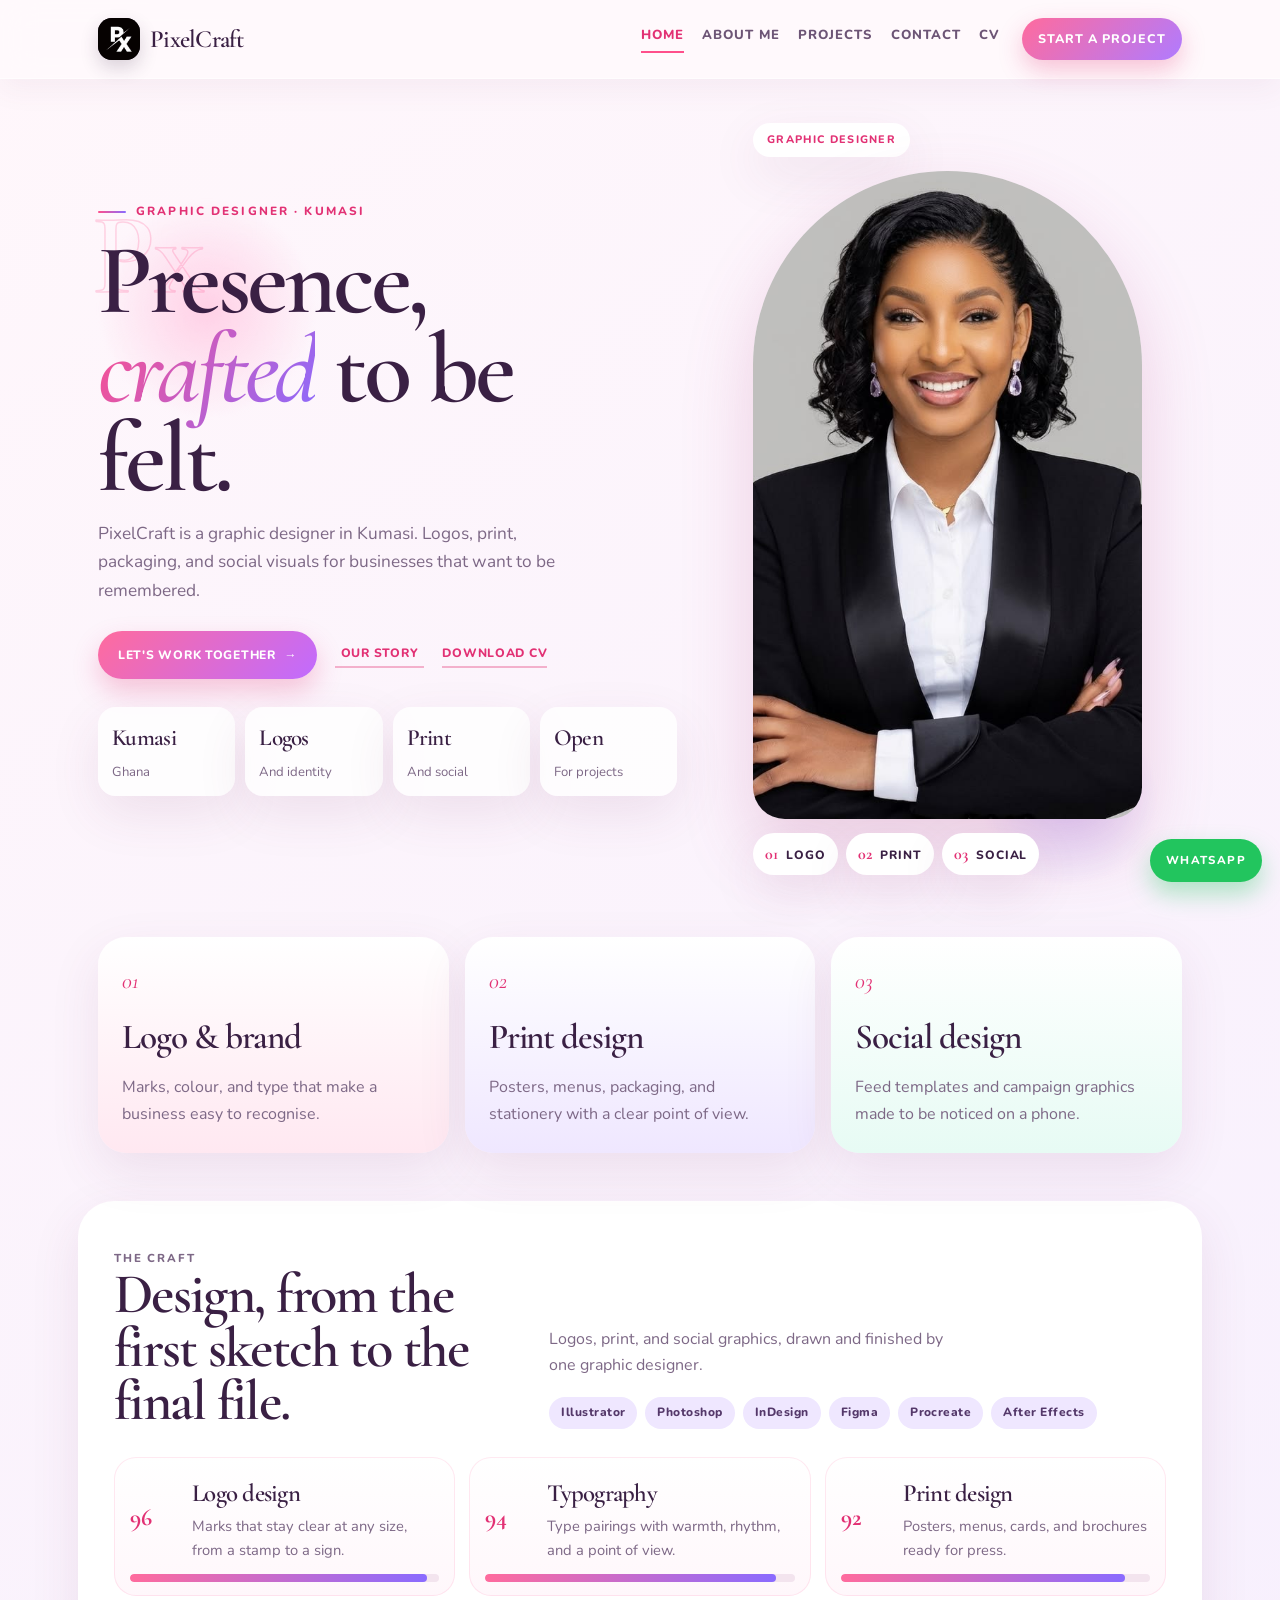
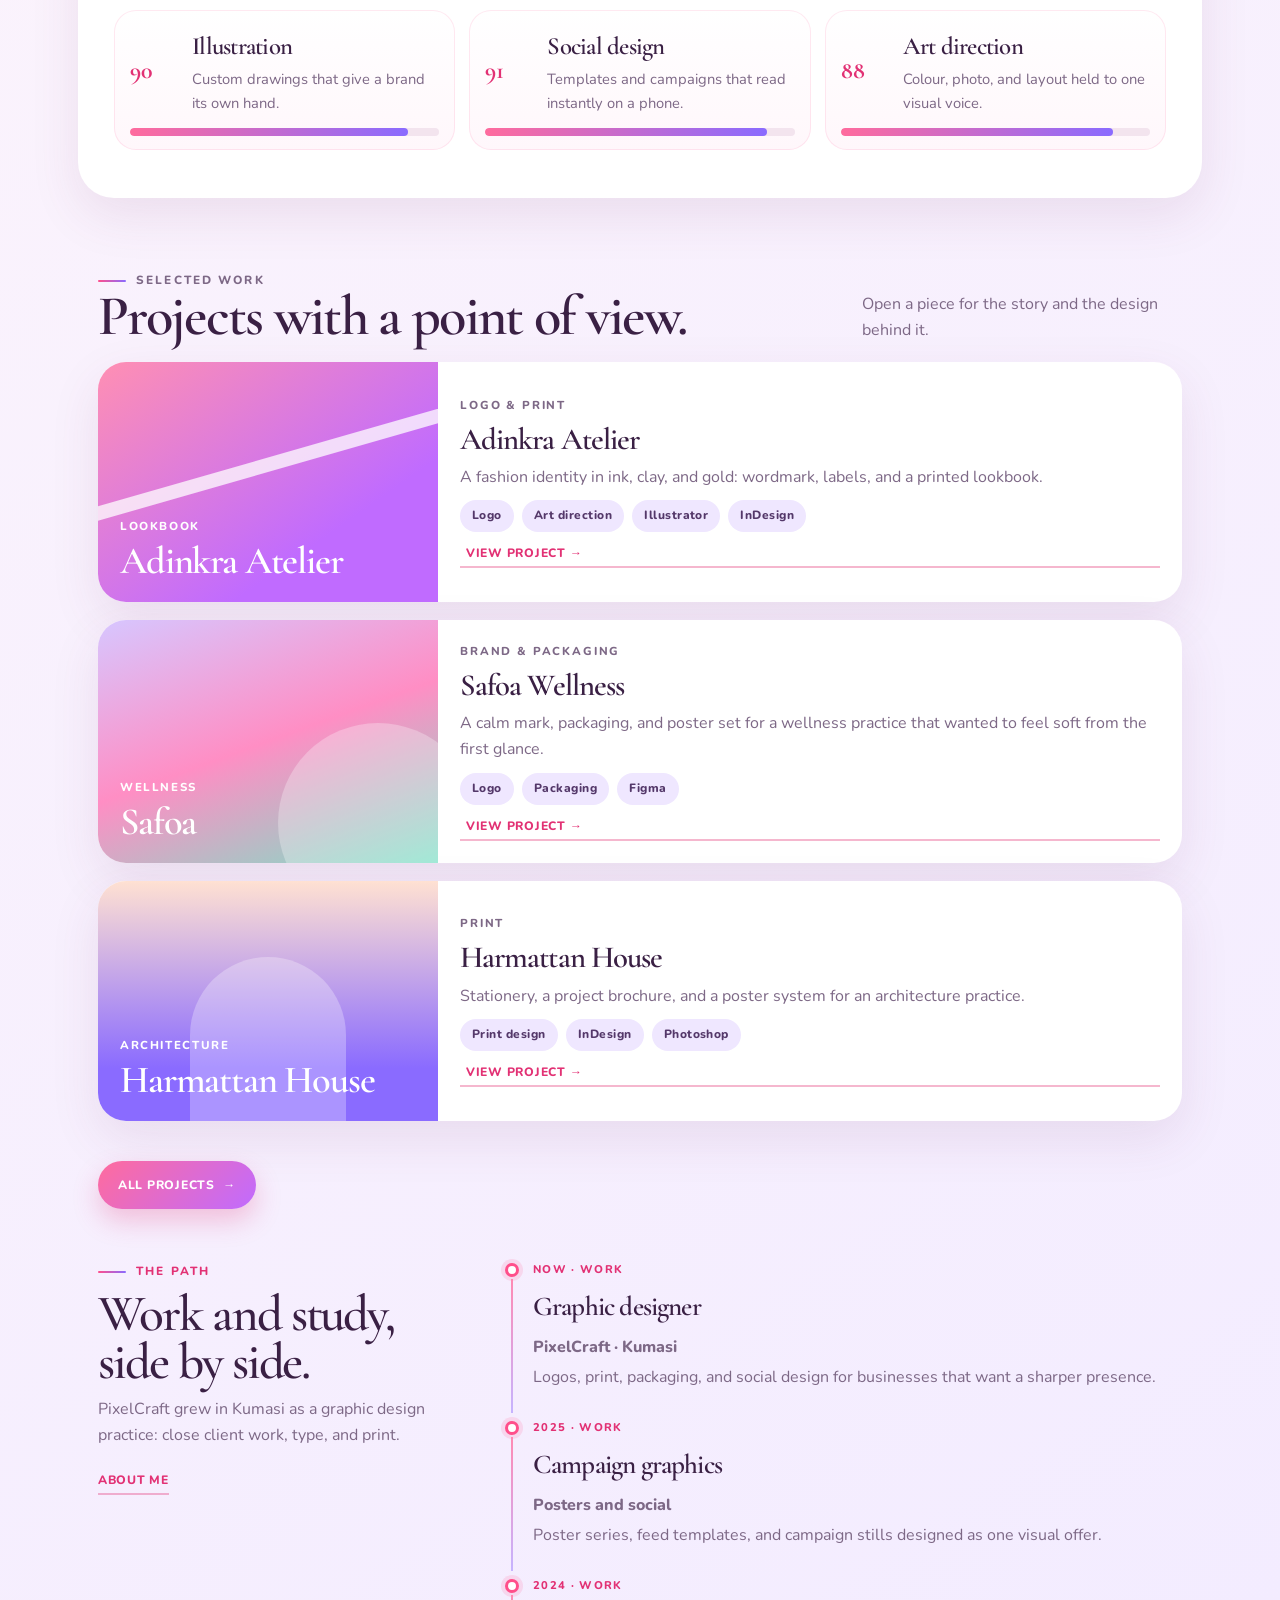
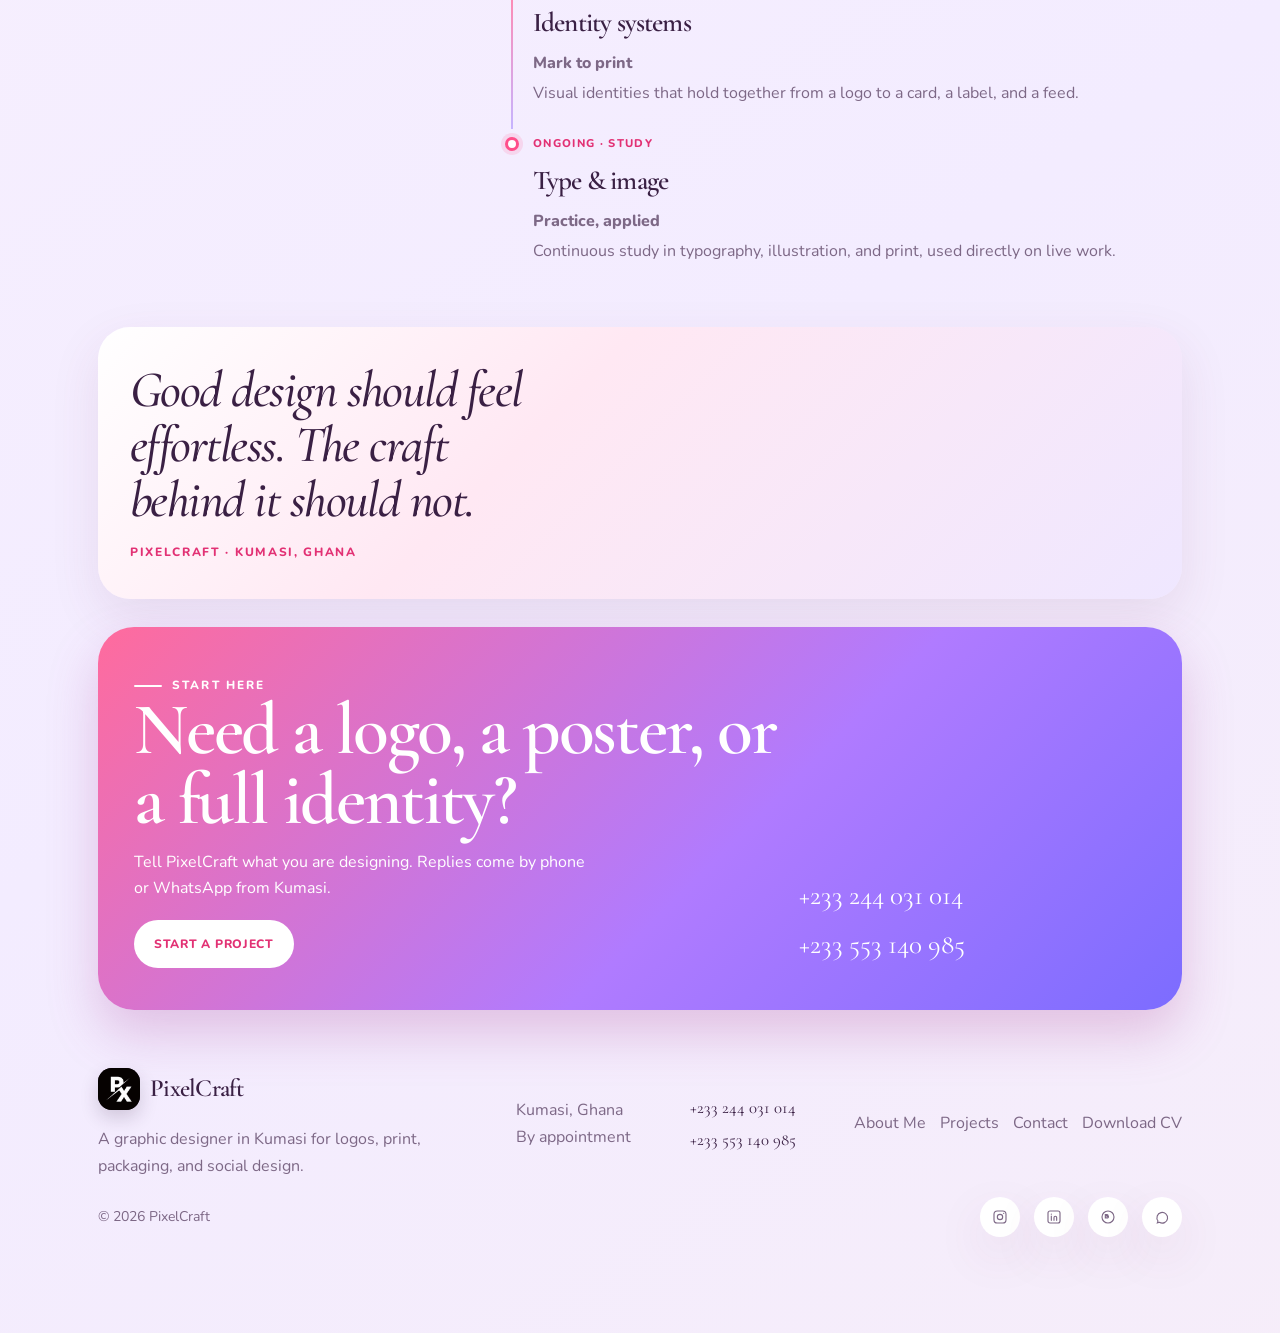
<file: index.html>
<!DOCTYPE html>
<html lang="en">
<head>
  <meta charset="UTF-8">
  <meta name="viewport" content="width=device-width, initial-scale=1.0">
  <title>PixelCraft — Graphic Designer in Kumasi</title>
  <meta name="description" content="PixelCraft is a graphic designer in Kumasi, Ghana. Logos, print, packaging, and social design for businesses that want to be remembered.">
  <meta name="theme-color" content="#fff4f8">
  <link rel="icon" href="assets/logo.jpg">
  <link rel="preconnect" href="https://fonts.googleapis.com">
  <link rel="preconnect" href="https://fonts.gstatic.com" crossorigin>
  <link href="https://fonts.googleapis.com/css2?family=Cormorant+Garamond:ital,wght@0,500;0,600;0,700;1,500;1,600&family=Nunito:wght@400;600;700;800&display=swap" rel="stylesheet">
  <link rel="stylesheet" href="css/styles.css?v=6">
  <script>document.documentElement.classList.add("js");</script>
</head>
<body>
  <a class="skip" href="#main">Skip to content</a>
  <div class="nav-wrap" id="navWrap">
    <header class="nav">
      <a class="brand" href="index.html"><span class="brand-mark"><img src="assets/logo.jpg" alt=""></span><span class="brand-name">PixelCraft</span></a>
      <button class="nav-toggle" type="button" aria-expanded="false" aria-controls="nav-menu" aria-label="Open menu"><span></span><span></span></button>
      <div class="nav-panel" id="nav-menu">
        <nav class="nav-menu" aria-label="Primary">
          <a class="is-active" href="index.html" aria-current="page">Home</a>
          <a href="about.html">About Me</a>
          <a href="projects.html">Projects</a>
          <a href="contact.html">Contact</a>
          <a href="cv.html">CV</a>
        </nav>
        <a class="nav-cta" href="contact.html">Start a project</a>
      </div>
    </header>
  </div>

  <main id="main">
    <section class="stage">
      <div class="stage-copy">
        <span class="ghost" aria-hidden="true">Px</span>
        <p class="eyebrow"><i></i> Graphic designer · Kumasi</p>
        <h1>Presence, <em>crafted</em> to be felt.</h1>
        <p class="dek">PixelCraft is a graphic designer in Kumasi. Logos, print, packaging, and social visuals for businesses that want to be remembered.</p>
        <div class="stage-actions">
          <a class="link-arrow" href="contact.html">Let's work together <span aria-hidden="true">→</span></a>
          <button class="text-link" type="button" data-open-story>Our story</button>
          <a class="text-link" href="cv.html">Download CV</a>
        </div>
        <ul class="facts">
          <li><b>Kumasi</b><span>Ghana</span></li>
          <li><b>Logos</b><span>And identity</span></li>
          <li><b>Print</b><span>And social</span></li>
          <li><b>Open</b><span>For projects</span></li>
        </ul>
      </div>
      <figure class="stage-photo">
        <img src="assets/portrait.jpg" alt="PixelCraft, graphic designer in Kumasi, smiling with arms crossed in a black blazer">
        <figcaption>Graphic designer</figcaption>
        <div class="photo-index">
          <a href="contact.html?service=Logo%20and%20brand"><span>01</span> Logo</a>
          <a href="contact.html?service=Print%20design"><span>02</span> Print</a>
          <a href="contact.html?service=Social%20media"><span>03</span> Social</a>
        </div>
      </figure>
    </section>

    <section class="band" id="practice">
      <a href="contact.html?service=Logo%20and%20brand">
        <em>01</em>
        <h3>Logo &amp; brand</h3>
        <p>Marks, colour, and type that make a business easy to recognise.</p>
      </a>
      <a href="contact.html?service=Print%20design">
        <em>02</em>
        <h3>Print design</h3>
        <p>Posters, menus, packaging, and stationery with a clear point of view.</p>
      </a>
      <a href="contact.html?service=Social%20media">
        <em>03</em>
        <h3>Social design</h3>
        <p>Feed templates and campaign graphics made to be noticed on a phone.</p>
      </a>
    </section>

    <section class="paper section" id="skills">
      <div class="section-head reveal">
        <div>
          <p class="kicker">The craft</p>
          <h2>Design, from the first sketch to the final file.</h2>
        </div>
        <div>
          <p>Logos, print, and social graphics, drawn and finished by one graphic designer.</p>
          <div class="tools">
            <span>Illustrator</span><span>Photoshop</span><span>InDesign</span><span>Figma</span><span>Procreate</span><span>After Effects</span>
          </div>
        </div>
      </div>
      <div class="skills reveal">
        <article class="skill"><div class="skill-top"><strong>96</strong><div><h3>Logo design</h3><p>Marks that stay clear at any size, from a stamp to a sign.</p></div></div><div class="bar"><i style="--p:96"></i></div></article>
        <article class="skill"><div class="skill-top"><strong>94</strong><div><h3>Typography</h3><p>Type pairings with warmth, rhythm, and a point of view.</p></div></div><div class="bar"><i style="--p:94"></i></div></article>
        <article class="skill"><div class="skill-top"><strong>92</strong><div><h3>Print design</h3><p>Posters, menus, cards, and brochures ready for press.</p></div></div><div class="bar"><i style="--p:92"></i></div></article>
        <article class="skill"><div class="skill-top"><strong>90</strong><div><h3>Illustration</h3><p>Custom drawings that give a brand its own hand.</p></div></div><div class="bar"><i style="--p:90"></i></div></article>
        <article class="skill"><div class="skill-top"><strong>91</strong><div><h3>Social design</h3><p>Templates and campaigns that read instantly on a phone.</p></div></div><div class="bar"><i style="--p:91"></i></div></article>
        <article class="skill"><div class="skill-top"><strong>88</strong><div><h3>Art direction</h3><p>Colour, photo, and layout held to one visual voice.</p></div></div><div class="bar"><i style="--p:88"></i></div></article>
      </div>
    </section>

    <section class="work" id="work">
      <div class="work-head reveal">
        <div>
          <p class="eyebrow"><i></i> Selected work</p>
          <h2>Projects with a point of view.</h2>
        </div>
        <p>Open a piece for the story and the design behind it.</p>
      </div>
      <article class="project-card reveal" data-cat="brand print">
        <div class="cover cover-adinkra" aria-hidden="true"><em>Lookbook</em><strong>Adinkra Atelier</strong><span class="slash"></span></div>
        <div class="project-body">
          <p class="kicker dark-kicker">Logo &amp; print</p>
          <h3>Adinkra Atelier</h3>
          <p>A fashion identity in ink, clay, and gold: wordmark, labels, and a printed lookbook.</p>
          <ul class="tech"><li>Logo</li><li>Art direction</li><li>Illustrator</li><li>InDesign</li></ul>
          <button class="text-btn project-open" type="button">View project →</button>
        </div>
        <div class="project-more"><p>A sharp wordmark, a clay-and-ink palette, garment labels, and a lookbook with generous type. The clothes stay the loudest thing in the frame.</p></div>
      </article>
      <article class="project-card reveal" id="safoa" data-cat="brand print">
        <div class="cover cover-safoa" aria-hidden="true"><em>Wellness</em><strong>Safoa</strong><span class="blob"></span></div>
        <div class="project-body">
          <p class="kicker dark-kicker">Brand &amp; packaging</p>
          <h3>Safoa Wellness</h3>
          <p>A calm mark, packaging, and poster set for a wellness practice that wanted to feel soft from the first glance.</p>
          <ul class="tech"><li>Logo</li><li>Packaging</li><li>Figma</li></ul>
          <button class="text-btn project-open" type="button">View project →</button>
        </div>
        <div class="project-more"><p>Lilac, cream, and warm light move from the mark into labels and posters. The whole set shares one quiet sequence.</p></div>
      </article>
      <article class="project-card reveal" data-cat="print brand">
        <div class="cover cover-house" aria-hidden="true"><em>Architecture</em><strong>Harmattan House</strong><span class="blob"></span></div>
        <div class="project-body">
          <p class="kicker dark-kicker">Print</p>
          <h3>Harmattan House</h3>
          <p>Stationery, a project brochure, and a poster system for an architecture practice.</p>
          <ul class="tech"><li>Print design</li><li>InDesign</li><li>Photoshop</li></ul>
          <button class="text-btn project-open" type="button">View project →</button>
        </div>
        <div class="project-more"><p>Photography leads. A quiet grid, a project brochure, and a simple stationery set give the practice a look as considered as the rooms it designs.</p></div>
      </article>
      <p style="padding: 22px 48px 0"><a class="link-arrow" href="projects.html">All projects <span aria-hidden="true">→</span></a></p>
    </section>

    <section class="path">
      <div class="path-grid">
        <div class="reveal">
          <p class="eyebrow"><i></i> The path</p>
          <h2 style="font-family: var(--serif); font-weight: 540; font-size: clamp(2.6rem, 4vw, 4rem); letter-spacing: -0.04em; line-height: 0.92; margin: 10px 0">Work and study, side by side.</h2>
          <p class="lead">PixelCraft grew in Kumasi as a graphic design practice: close client work, type, and print.</p>
          <p style="margin-top: 18px"><a class="text-link" href="about.html">About me</a></p>
        </div>
        <ol class="timeline reveal">
          <li><span class="when">Now · Work</span><h3>Graphic designer</h3><p class="where">PixelCraft · Kumasi</p><p>Logos, print, packaging, and social design for businesses that want a sharper presence.</p></li>
          <li><span class="when">2025 · Work</span><h3>Campaign graphics</h3><p class="where">Posters and social</p><p>Poster series, feed templates, and campaign stills designed as one visual offer.</p></li>
          <li><span class="when">2024 · Work</span><h3>Identity systems</h3><p class="where">Mark to print</p><p>Visual identities that hold together from a logo to a card, a label, and a feed.</p></li>
          <li class="edu"><span class="when">Ongoing · Study</span><h3>Type &amp; image</h3><p class="where">Practice, applied</p><p>Continuous study in typography, illustration, and print, used directly on live work.</p></li>
        </ol>
      </div>
    </section>

    <figure class="quote reveal">
      <blockquote>Good design should feel effortless. The craft behind it should not.</blockquote>
      <figcaption>PixelCraft · Kumasi, Ghana</figcaption>
    </figure>

    <section class="closing reveal">
      <div>
        <p class="eyebrow"><i></i> Start here</p>
        <h2>Need a logo, a poster, or a full identity?</h2>
        <p class="lead" style="margin: 14px 0 18px">Tell PixelCraft what you are designing. Replies come by phone or WhatsApp from Kumasi.</p>
        <a class="link-arrow" href="contact.html">Start a project</a>
      </div>
      <div class="phones">
        <a href="tel:+233244031014">+233 244 031 014</a>
        <a href="tel:+233553140985">+233 553 140 985</a>
      </div>
    </section>
  </main>

  <footer class="site-footer">
    <div class="foot-row">
      <div>
        <a class="brand" href="index.html"><span class="brand-mark"><img src="assets/logo.jpg" alt=""></span><span class="brand-name">PixelCraft</span></a>
        <p class="foot-brand">A graphic designer in Kumasi for logos, print, packaging, and social design.</p>
      </div>
      <div>
        <p>Kumasi, Ghana<br>By appointment</p>
      </div>
      <div class="phones" style="font-size: 1.05rem">
        <a href="tel:+233244031014">+233 244 031 014</a>
        <a href="tel:+233553140985">+233 553 140 985</a>
      </div>
      <div class="foot-links">
        <a href="about.html">About Me</a>
        <a href="projects.html">Projects</a>
        <a href="contact.html">Contact</a>
        <a href="cv.html">Download CV</a>
      </div>
    </div>
    <div class="foot-base">
      <span>© 2026 PixelCraft</span>
      <div class="socials">
        <a href="https://instagram.com/" aria-label="Instagram" target="_blank" rel="noopener"><svg viewBox="0 0 24 24" fill="none" stroke="currentColor" stroke-width="1.7"><rect x="3" y="3" width="18" height="18" rx="5"/><circle cx="12" cy="12" r="4"/><circle cx="17.5" cy="6.5" r="1" fill="currentColor" stroke="none"/></svg></a>
        <a href="https://www.linkedin.com/" aria-label="LinkedIn" target="_blank" rel="noopener"><svg viewBox="0 0 24 24" fill="none" stroke="currentColor" stroke-width="1.7"><rect x="3" y="3" width="18" height="18" rx="3"/><path d="M8 10.5V17M8 7.5v.2M12 17v-4.2a2 2 0 0 1 4 0V17M12 12.8V17" stroke-linecap="round"/></svg></a>
        <a href="https://www.behance.net/" aria-label="Behance" target="_blank" rel="noopener"><svg viewBox="0 0 24 24" fill="none" stroke="currentColor" stroke-width="1.7"><circle cx="12" cy="12" r="9"/><path d="M8 10h3a1.7 1.7 0 1 1 0 3.4H8V8.2h2.6a1.5 1.5 0 1 1 0 3" stroke-linecap="round"/></svg></a>
        <a href="https://wa.me/233244031014" aria-label="WhatsApp" target="_blank" rel="noopener"><svg viewBox="0 0 24 24" fill="none" stroke="currentColor" stroke-width="1.7"><path d="M6 18l-1 3 3.2-1A8 8 0 1 0 6 18z"/></svg></a>
      </div>
    </div>
  </footer>
  <a class="wa-float" href="https://wa.me/233244031014" target="_blank" rel="noopener">WhatsApp</a>

  <div class="modal" id="storyModal" hidden>
    <div class="modal-backdrop" data-close></div>
    <div class="modal-card" role="dialog" aria-modal="true" aria-labelledby="storyTitle">
      <button class="modal-x" type="button" data-close aria-label="Close">×</button>
      <div class="story-grid">
        <img src="assets/portrait.jpg" alt="PixelCraft, graphic designer">
        <div class="story-copy">
          <p class="eyebrow"><i></i> Our story</p>
          <h3 id="storyTitle">Made in Kumasi, drawn to be remembered.</h3>
          <p>PixelCraft is a graphic designer. The work covers logos, print, packaging, and social graphics, from the first sketch to the final file.</p>
          <p>Reach PixelCraft on +233 244 031 014 or +233 553 140 985. Visits are by appointment.</p>
          <a class="btn" href="about.html">Read the full story</a>
        </div>
      </div>
    </div>
  </div>
  <div class="modal" id="projectModal" hidden>
    <div class="modal-backdrop" data-close></div>
    <div class="modal-card" role="dialog" aria-modal="true" aria-labelledby="projectModalTitle">
      <button class="modal-x" type="button" data-close aria-label="Close">×</button>
      <div id="projectModalBody"></div>
    </div>
  </div>
  <script src="js/main.js"></script>
</body>
</html>
</file>
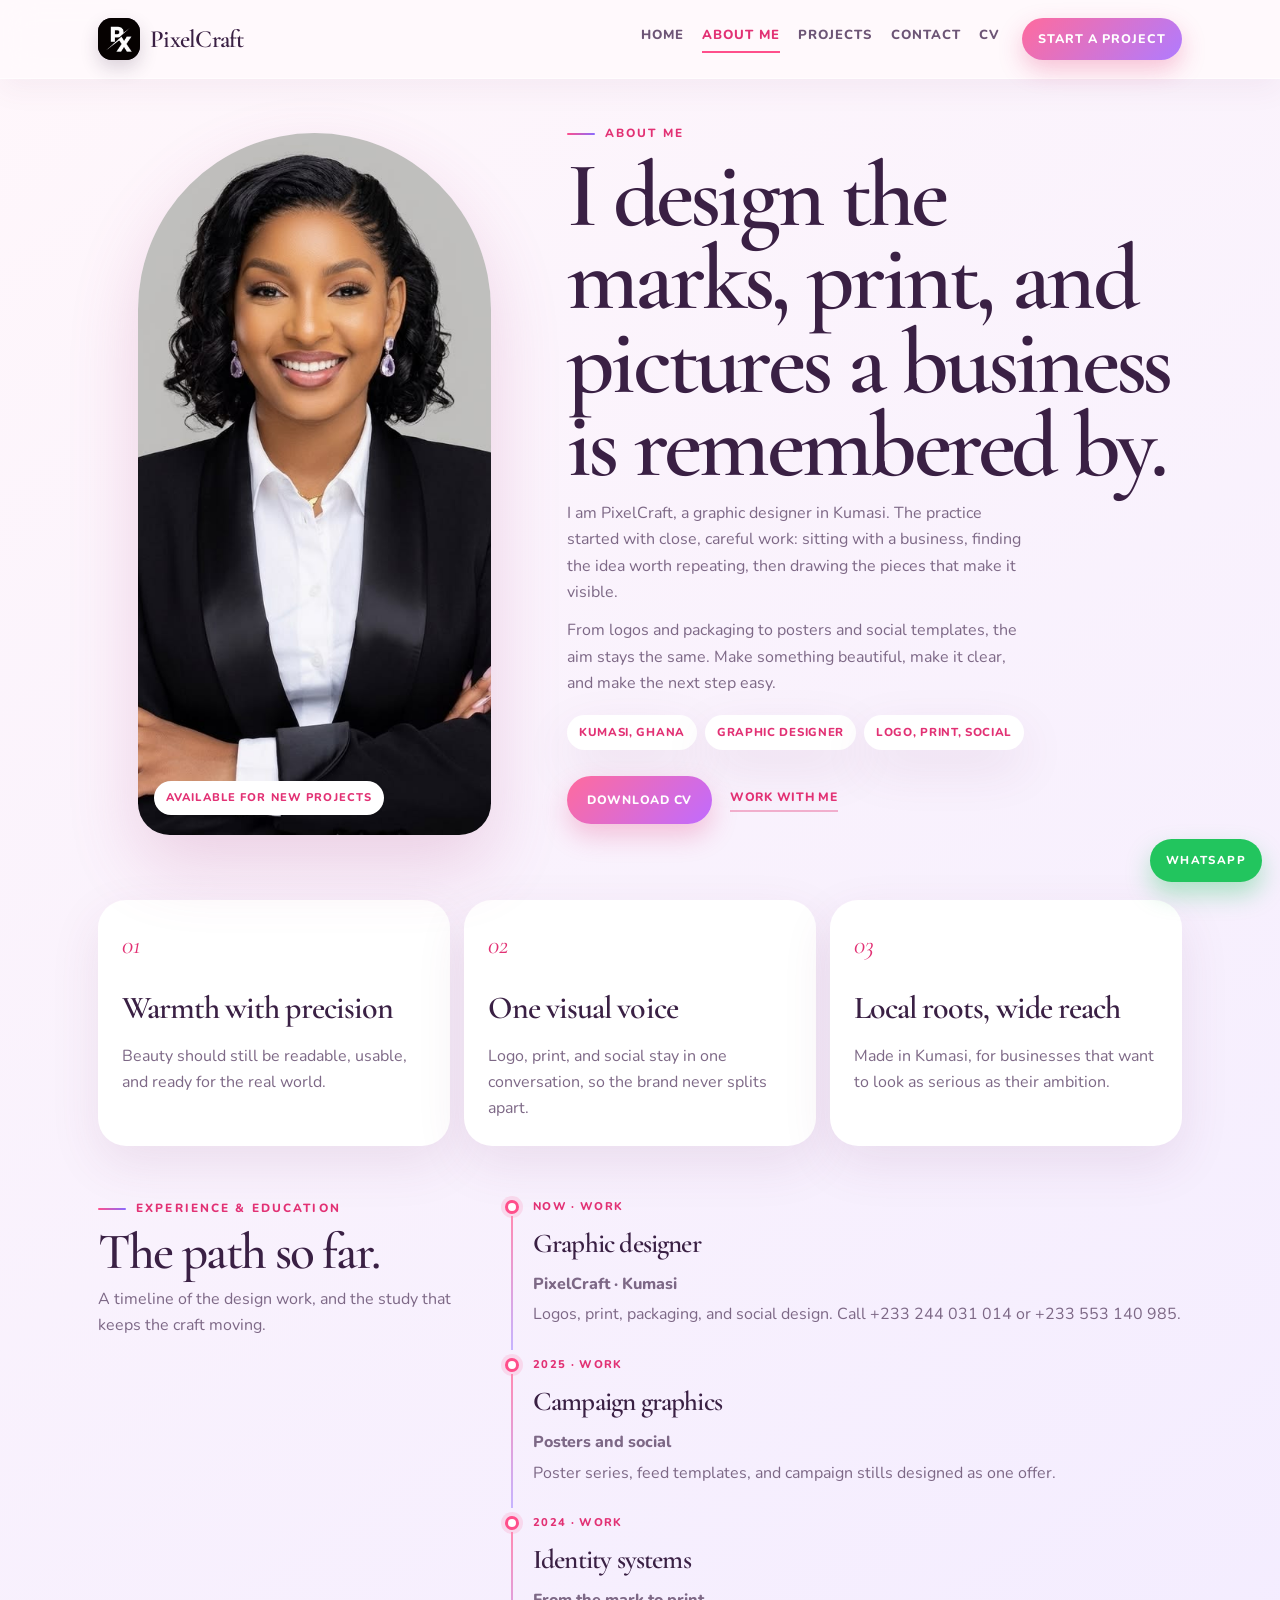
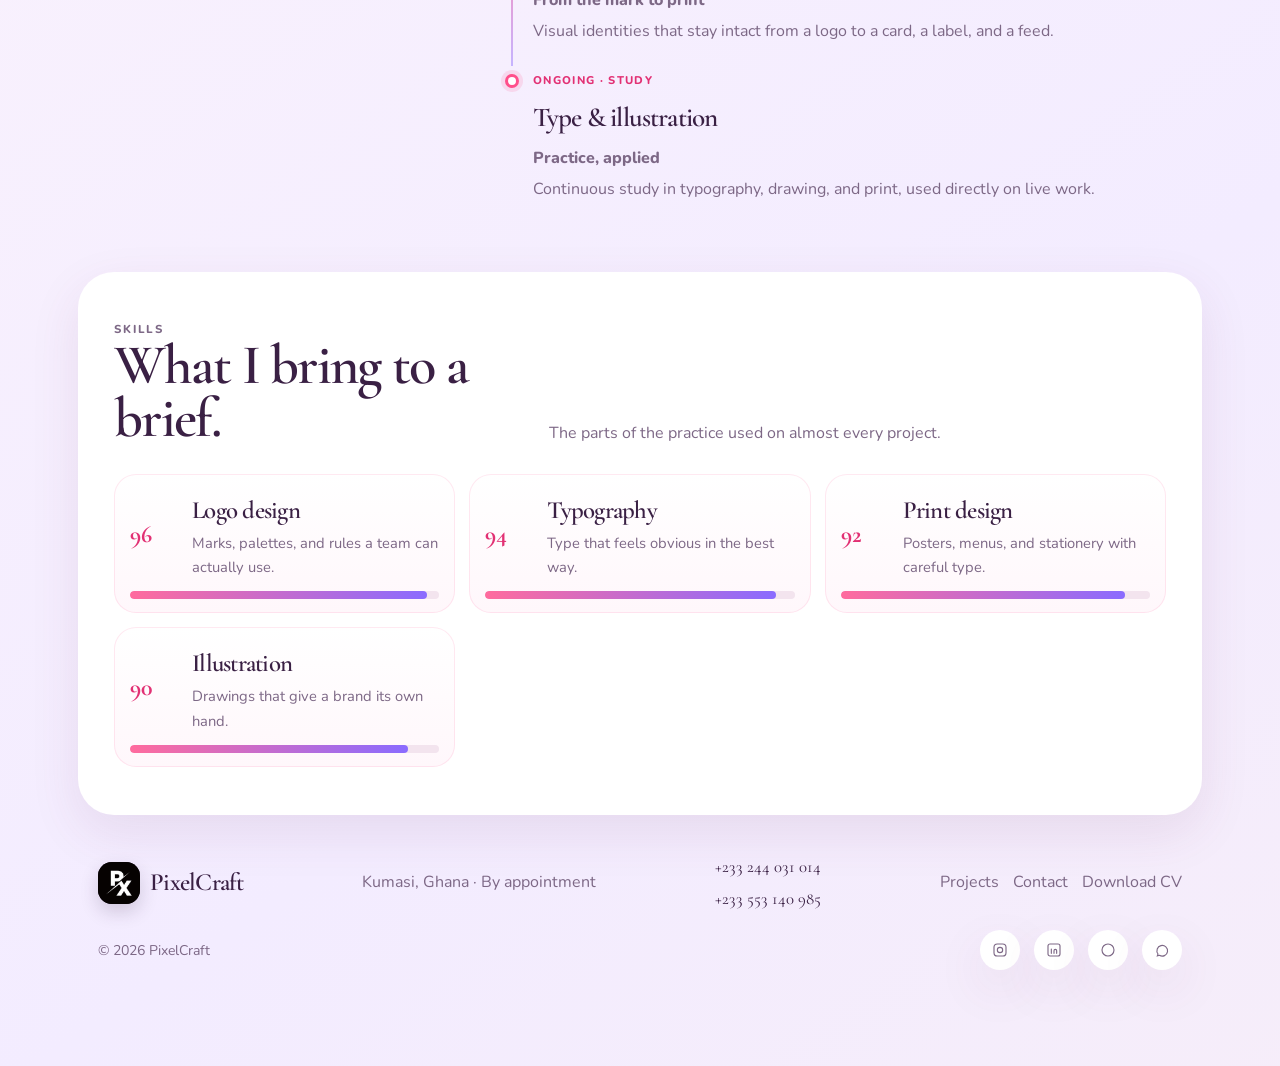
<file: about.html>
<!DOCTYPE html>
<html lang="en">
<head>
  <meta charset="UTF-8">
  <meta name="viewport" content="width=device-width, initial-scale=1.0">
  <title>About Me — PixelCraft</title>
  <meta name="description" content="Meet PixelCraft, a graphic designer in Kumasi creating logos, print, packaging, and social design.">
  <meta name="theme-color" content="#fff4f8">
  <link rel="icon" href="assets/logo.jpg">
  <link rel="preconnect" href="https://fonts.googleapis.com">
  <link rel="preconnect" href="https://fonts.gstatic.com" crossorigin>
  <link href="https://fonts.googleapis.com/css2?family=Cormorant+Garamond:ital,wght@0,500;0,600;0,700;1,500;1,600&family=Nunito:wght@400;600;700;800&display=swap" rel="stylesheet">
  <link rel="stylesheet" href="css/styles.css?v=6">
  <script>document.documentElement.classList.add("js");</script>
</head>
<body>
  <a class="skip" href="#main">Skip to content</a>
  <div class="nav-wrap" id="navWrap">
    <header class="nav">
      <a class="brand" href="index.html"><span class="brand-mark"><img src="assets/logo.jpg" alt=""></span><span class="brand-name">PixelCraft</span></a>
      <button class="nav-toggle" type="button" aria-expanded="false" aria-controls="nav-menu" aria-label="Open menu"><span></span><span></span></button>
      <div class="nav-panel" id="nav-menu">
        <nav class="nav-menu" aria-label="Primary">
          <a href="index.html">Home</a>
          <a class="is-active" href="about.html" aria-current="page">About Me</a>
          <a href="projects.html">Projects</a>
          <a href="contact.html">Contact</a>
          <a href="cv.html">CV</a>
        </nav>
        <a class="nav-cta" href="contact.html">Start a project</a>
      </div>
    </header>
  </div>
  <main id="main">
    <section class="about-spread">
      <figure class="about-photo">
        <img src="assets/portrait.jpg" alt="PixelCraft, graphic designer in Kumasi, smiling with arms crossed in a black blazer">
        <figcaption>Available for new projects</figcaption>
      </figure>
      <div class="about-copy">
        <p class="eyebrow"><i></i> About me</p>
        <h1>I design the marks, print, and pictures a business is remembered by.</h1>
        <p class="lead">I am PixelCraft, a graphic designer in Kumasi. The practice started with close, careful work: sitting with a business, finding the idea worth repeating, then drawing the pieces that make it visible.</p>
        <p class="lead">From logos and packaging to posters and social templates, the aim stays the same. Make something beautiful, make it clear, and make the next step easy.</p>
        <div class="meta-row">
          <span>Kumasi, Ghana</span>
          <span>Graphic designer</span>
          <span>Logo, print, social</span>
        </div>
        <div class="stage-actions">
          <a class="link-arrow" href="cv.html">Download CV</a>
          <a class="text-link" href="contact.html">Work with me</a>
        </div>
      </div>
    </section>

    <section class="paper">
      <div class="principles">
        <article class="principle reveal"><span>01</span><h3>Warmth with precision</h3><p>Beauty should still be readable, usable, and ready for the real world.</p></article>
        <article class="principle reveal"><span>02</span><h3>One visual voice</h3><p>Logo, print, and social stay in one conversation, so the brand never splits apart.</p></article>
        <article class="principle reveal"><span>03</span><h3>Local roots, wide reach</h3><p>Made in Kumasi, for businesses that want to look as serious as their ambition.</p></article>
      </div>
    </section>

    <section class="path">
      <div class="path-grid">
        <div class="reveal">
          <p class="eyebrow"><i></i> Experience &amp; education</p>
          <h2 style="font-family: var(--serif); font-weight: 540; font-size: clamp(2.6rem, 4vw, 4rem); letter-spacing: -0.04em; line-height: 0.92; margin: 10px 0">The path so far.</h2>
          <p class="lead">A timeline of the design work, and the study that keeps the craft moving.</p>
        </div>
        <ol class="timeline reveal">
          <li><span class="when">Now · Work</span><h3>Graphic designer</h3><p class="where">PixelCraft · Kumasi</p><p>Logos, print, packaging, and social design. Call +233 244 031 014 or +233 553 140 985.</p></li>
          <li><span class="when">2025 · Work</span><h3>Campaign graphics</h3><p class="where">Posters and social</p><p>Poster series, feed templates, and campaign stills designed as one offer.</p></li>
          <li><span class="when">2024 · Work</span><h3>Identity systems</h3><p class="where">From the mark to print</p><p>Visual identities that stay intact from a logo to a card, a label, and a feed.</p></li>
          <li><span class="when">Ongoing · Study</span><h3>Type &amp; illustration</h3><p class="where">Practice, applied</p><p>Continuous study in typography, drawing, and print, used directly on live work.</p></li>
        </ol>
      </div>
    </section>

    <section class="paper section">
      <div class="section-head reveal">
        <div>
          <p class="kicker">Skills</p>
          <h2>What I bring to a brief.</h2>
        </div>
        <p>The parts of the practice used on almost every project.</p>
      </div>
      <div class="skills reveal">
        <article class="skill"><div class="skill-top"><strong>96</strong><div><h3>Logo design</h3><p>Marks, palettes, and rules a team can actually use.</p></div></div><div class="bar"><i style="--p:96"></i></div></article>
        <article class="skill"><div class="skill-top"><strong>94</strong><div><h3>Typography</h3><p>Type that feels obvious in the best way.</p></div></div><div class="bar"><i style="--p:94"></i></div></article>
        <article class="skill"><div class="skill-top"><strong>92</strong><div><h3>Print design</h3><p>Posters, menus, and stationery with careful type.</p></div></div><div class="bar"><i style="--p:92"></i></div></article>
        <article class="skill"><div class="skill-top"><strong>90</strong><div><h3>Illustration</h3><p>Drawings that give a brand its own hand.</p></div></div><div class="bar"><i style="--p:90"></i></div></article>
      </div>
    </section>
  </main>
  <footer class="site-footer">
    <div class="foot-row">
      <a class="brand" href="index.html"><span class="brand-mark"><img src="assets/logo.jpg" alt=""></span><span class="brand-name">PixelCraft</span></a>
      <p>Kumasi, Ghana · By appointment</p>
      <div class="phones" style="font-size:1.05rem"><a href="tel:+233244031014">+233 244 031 014</a><a href="tel:+233553140985">+233 553 140 985</a></div>
      <div class="foot-links"><a href="projects.html">Projects</a><a href="contact.html">Contact</a><a href="cv.html">Download CV</a></div>
    </div>
    <div class="foot-base"><span>© 2026 PixelCraft</span>
      <div class="socials">
        <a href="https://instagram.com/" aria-label="Instagram" target="_blank" rel="noopener"><svg viewBox="0 0 24 24" fill="none" stroke="currentColor" stroke-width="1.7"><rect x="3" y="3" width="18" height="18" rx="5"/><circle cx="12" cy="12" r="4"/></svg></a>
        <a href="https://www.linkedin.com/" aria-label="LinkedIn" target="_blank" rel="noopener"><svg viewBox="0 0 24 24" fill="none" stroke="currentColor" stroke-width="1.7"><rect x="3" y="3" width="18" height="18" rx="3"/><path d="M8 10.5V17M12 17v-4a2 2 0 0 1 4 0V17" stroke-linecap="round"/></svg></a>
        <a href="https://www.behance.net/" aria-label="Behance" target="_blank" rel="noopener"><svg viewBox="0 0 24 24" fill="none" stroke="currentColor" stroke-width="1.7"><circle cx="12" cy="12" r="9"/></svg></a>
        <a href="https://wa.me/233244031014" aria-label="WhatsApp" target="_blank" rel="noopener"><svg viewBox="0 0 24 24" fill="none" stroke="currentColor" stroke-width="1.7"><path d="M6 18l-1 3 3.2-1A8 8 0 1 0 6 18z"/></svg></a>
      </div>
    </div>
  </footer>
  <a class="wa-float" href="https://wa.me/233244031014" target="_blank" rel="noopener">WhatsApp</a>
  <script src="js/main.js"></script>
</body>
</html>
</file>
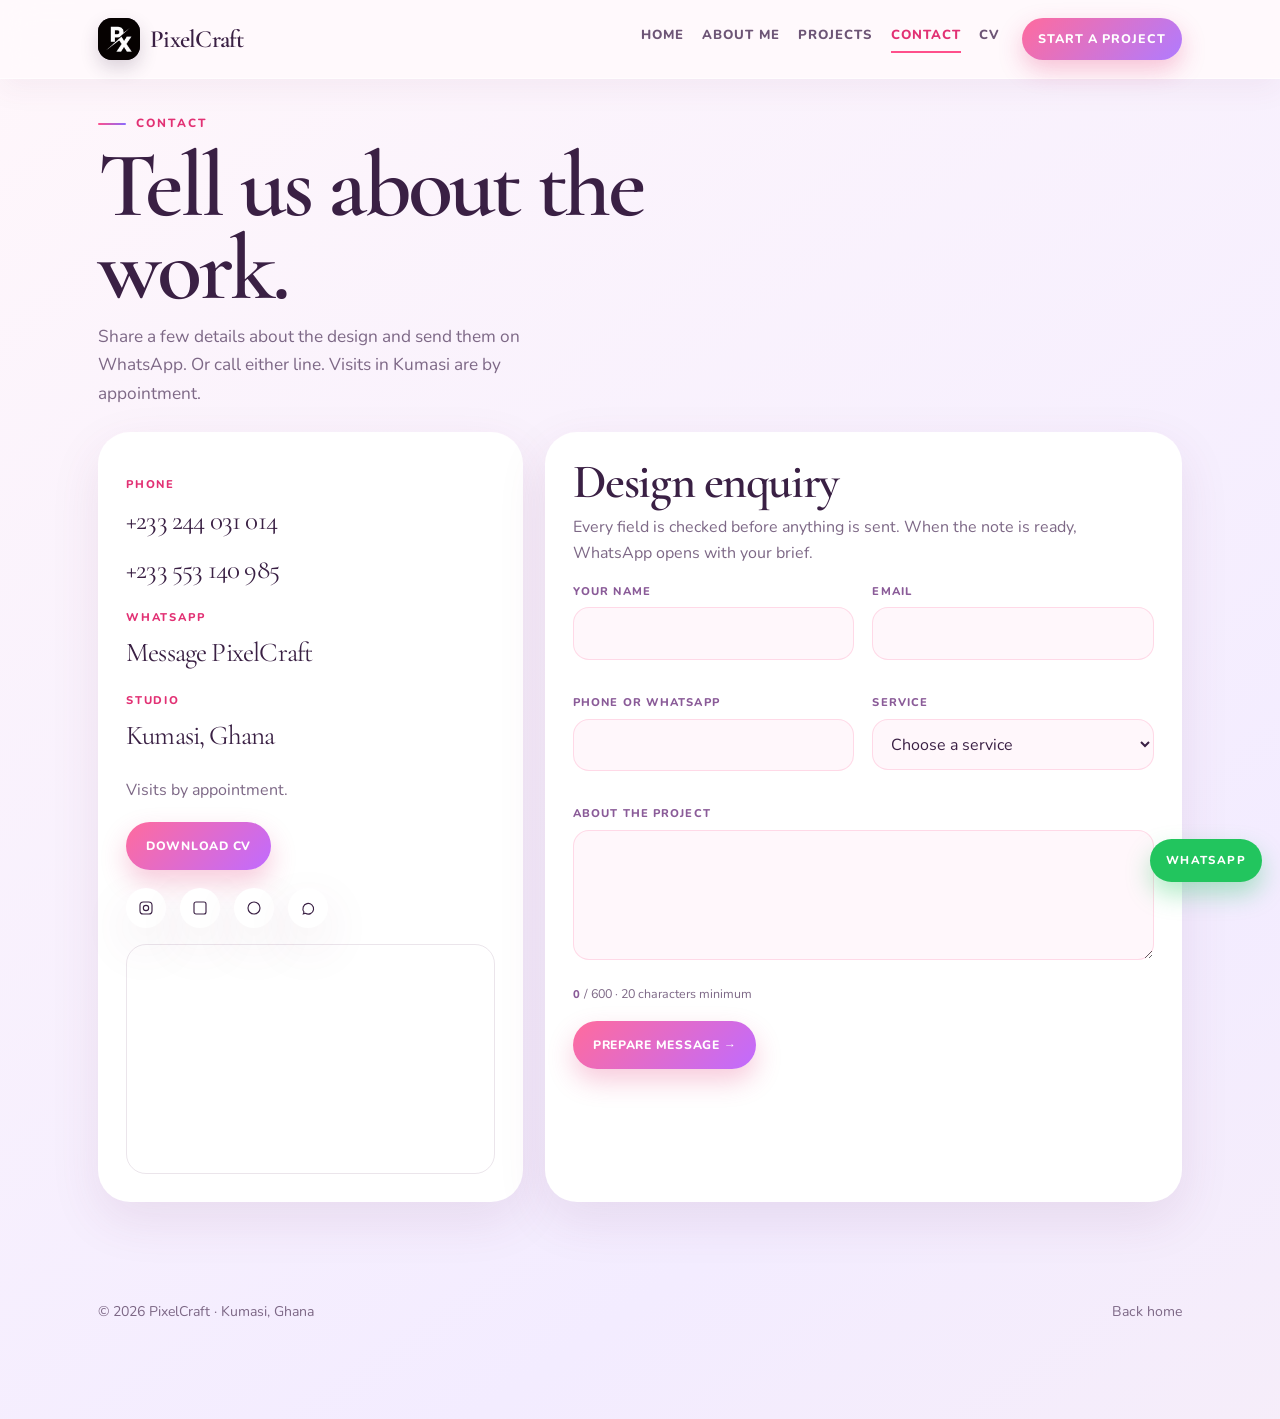
<file: contact.html>
<!DOCTYPE html>
<html lang="en">
<head>
  <meta charset="UTF-8">
  <meta name="viewport" content="width=device-width, initial-scale=1.0">
  <title>Contact — PixelCraft</title>
  <meta name="description" content="Contact PixelCraft, a graphic designer in Kumasi. Call +233 244 031 014 or +233 553 140 985, or send a design brief on WhatsApp.">
  <meta name="theme-color" content="#fff4f8">
  <link rel="icon" href="assets/logo.jpg">
  <link rel="preconnect" href="https://fonts.googleapis.com">
  <link rel="preconnect" href="https://fonts.gstatic.com" crossorigin>
  <link href="https://fonts.googleapis.com/css2?family=Cormorant+Garamond:ital,wght@0,500;0,600;0,700;1,500;1,600&family=Nunito:wght@400;600;700;800&display=swap" rel="stylesheet">
  <link rel="stylesheet" href="css/styles.css?v=6">
  <script>document.documentElement.classList.add("js");</script>
</head>
<body>
  <a class="skip" href="#main">Skip to content</a>
  <div class="nav-wrap" id="navWrap">
    <header class="nav">
      <a class="brand" href="index.html"><span class="brand-mark"><img src="assets/logo.jpg" alt=""></span><span class="brand-name">PixelCraft</span></a>
      <button class="nav-toggle" type="button" aria-expanded="false" aria-controls="nav-menu" aria-label="Open menu"><span></span><span></span></button>
      <div class="nav-panel" id="nav-menu">
        <nav class="nav-menu" aria-label="Primary">
          <a href="index.html">Home</a>
          <a href="about.html">About Me</a>
          <a href="projects.html">Projects</a>
          <a class="is-active" href="contact.html" aria-current="page">Contact</a>
          <a href="cv.html">CV</a>
        </nav>
        <a class="nav-cta" href="contact.html">Start a project</a>
      </div>
    </header>
  </div>
  <main id="main">
    <header class="page-hero">
      <p class="eyebrow"><i></i> Contact</p>
      <h1>Tell us about the work.</h1>
      <p class="lead">Share a few details about the design and send them on WhatsApp. Or call either line. Visits in Kumasi are by appointment.</p>
    </header>
    <section class="contact-layout">
      <aside class="contact-side">
        <p class="label">Phone</p>
        <a class="big" href="tel:+233244031014">+233 244 031 014</a>
        <a class="big" href="tel:+233553140985">+233 553 140 985</a>
        <p class="label">WhatsApp</p>
        <a class="big" href="https://wa.me/233244031014" target="_blank" rel="noopener">Message PixelCraft</a>
        <p class="label">Studio</p>
        <p class="big">Kumasi, Ghana</p>
        <p class="map-note">Visits by appointment.</p>
        <p style="margin-top: 18px"><a class="link-arrow" href="cv.html">Download CV</a></p>
        <div class="socials" style="margin-top: 18px">
          <a href="https://instagram.com/" aria-label="Instagram" target="_blank" rel="noopener"><svg viewBox="0 0 24 24" fill="none" stroke="currentColor" stroke-width="1.7"><rect x="3" y="3" width="18" height="18" rx="5"/><circle cx="12" cy="12" r="4"/></svg></a>
          <a href="https://www.linkedin.com/" aria-label="LinkedIn" target="_blank" rel="noopener"><svg viewBox="0 0 24 24" fill="none" stroke="currentColor" stroke-width="1.7"><rect x="3" y="3" width="18" height="18" rx="3"/></svg></a>
          <a href="https://www.behance.net/" aria-label="Behance" target="_blank" rel="noopener"><svg viewBox="0 0 24 24" fill="none" stroke="currentColor" stroke-width="1.7"><circle cx="12" cy="12" r="9"/></svg></a>
          <a href="https://wa.me/233553140985" aria-label="WhatsApp second line" target="_blank" rel="noopener"><svg viewBox="0 0 24 24" fill="none" stroke="currentColor" stroke-width="1.7"><path d="M6 18l-1 3 3.2-1A8 8 0 1 0 6 18z"/></svg></a>
        </div>
        <div class="map-card">
          <iframe title="Map of Kumasi, Ghana" loading="lazy" referrerpolicy="no-referrer" src="https://www.openstreetmap.org/export/embed.html?bbox=-1.70%2C6.60%2C-1.52%2C6.75&amp;layer=mapnik&amp;marker=6.6885%2C-1.6244"></iframe>
        </div>
      </aside>
      <div class="form-card">
        <h2>Design enquiry</h2>
        <p>Every field is checked before anything is sent. When the note is ready, WhatsApp opens with your brief.</p>
        <p class="chip" id="projectChip" hidden></p>
        <form id="contactForm" novalidate>
          <label class="hp" aria-hidden="true">Website<input type="text" name="website" tabindex="-1" autocomplete="off"></label>
          <input type="hidden" name="project" id="projectRef">
          <div class="form-grid">
            <label class="field">
              <span>Your name</span>
              <input name="name" type="text" autocomplete="name" maxlength="60" aria-describedby="err-name">
              <small class="err" id="err-name"></small>
            </label>
            <label class="field">
              <span>Email</span>
              <input name="email" type="email" autocomplete="email" aria-describedby="err-email">
              <small class="err" id="err-email"></small>
            </label>
            <label class="field">
              <span>Phone or WhatsApp</span>
              <input name="phone" type="tel" autocomplete="tel" aria-describedby="err-phone">
              <small class="err" id="err-phone"></small>
            </label>
            <label class="field">
              <span>Service</span>
              <select name="service" aria-describedby="err-service">
                <option value="">Choose a service</option>
                <option>Logo and brand</option>
                <option>Print design</option>
                <option>Social media</option>
                <option>Packaging</option>
                <option>Illustration</option>
                <option>Campaign</option>
              </select>
              <small class="err" id="err-service"></small>
            </label>
            <label class="field wide">
              <span>About the project</span>
              <textarea name="message" maxlength="600" aria-describedby="err-message"></textarea>
              <small class="err" id="err-message"></small>
              <small class="count"><span id="count">0</span> / 600 · 20 characters minimum</small>
            </label>
          </div>
          <button class="btn" type="submit" style="margin-top: 16px">Prepare message →</button>
        </form>
        <div class="form-success" id="formSuccess" hidden>
          <h3>Your note is ready.</h3>
          <p>WhatsApp will open with everything you wrote, addressed to PixelCraft on +233 244 031 014.</p>
          <a class="btn" id="waSend" href="https://wa.me/233244031014" target="_blank" rel="noopener">Send on WhatsApp</a>
          <p style="margin-top: 14px"><button class="text-btn" id="writeAnother" type="button">Write another note</button></p>
        </div>
      </div>
    </section>
  </main>
  <footer class="site-footer">
    <div class="foot-base"><span>© 2026 PixelCraft · Kumasi, Ghana</span><a href="index.html">Back home</a></div>
  </footer>
  <a class="wa-float" href="https://wa.me/233244031014" target="_blank" rel="noopener">WhatsApp</a>
  <script src="js/main.js"></script>
</body>
</html>
</file>
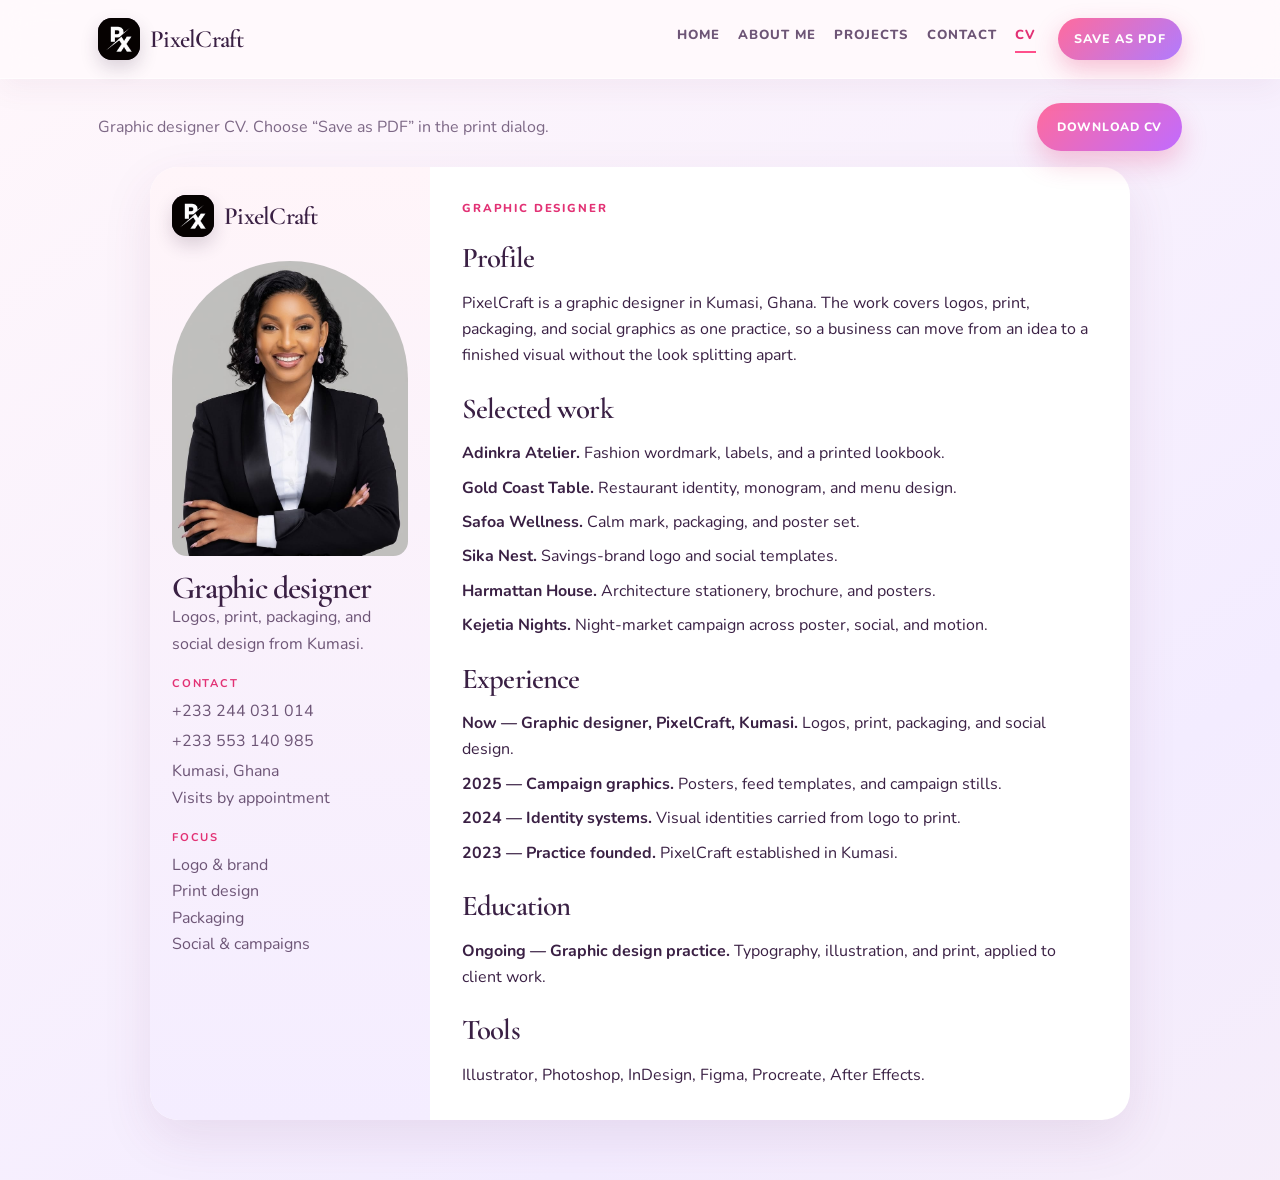
<file: cv.html>
<!DOCTYPE html>
<html lang="en">
<head>
  <meta charset="UTF-8">
  <meta name="viewport" content="width=device-width, initial-scale=1.0">
  <title>CV — PixelCraft, Graphic Designer</title>
  <meta name="description" content="CV for PixelCraft, a graphic designer in Kumasi, Ghana.">
  <meta name="theme-color" content="#fff4f8">
  <link rel="icon" href="assets/logo.jpg">
  <link rel="preconnect" href="https://fonts.googleapis.com">
  <link rel="preconnect" href="https://fonts.gstatic.com" crossorigin>
  <link href="https://fonts.googleapis.com/css2?family=Cormorant+Garamond:ital,wght@0,500;0,600;0,700;1,500;1,600&family=Nunito:wght@400;600;700;800&display=swap" rel="stylesheet">
  <link rel="stylesheet" href="css/styles.css?v=6">
  <script>document.documentElement.classList.add("js");</script>
</head>
<body>
  <a class="skip" href="#sheet">Skip to CV</a>
  <div class="nav-wrap no-print" id="navWrap">
    <header class="nav">
      <a class="brand" href="index.html"><span class="brand-mark"><img src="assets/logo.jpg" alt=""></span><span class="brand-name">PixelCraft</span></a>
      <button class="nav-toggle" type="button" aria-expanded="false" aria-controls="nav-menu" aria-label="Open menu"><span></span><span></span></button>
      <div class="nav-panel" id="nav-menu">
        <nav class="nav-menu" aria-label="Primary">
          <a href="index.html">Home</a>
          <a href="about.html">About Me</a>
          <a href="projects.html">Projects</a>
          <a href="contact.html">Contact</a>
          <a class="is-active" href="cv.html" aria-current="page">CV</a>
        </nav>
        <button class="nav-cta" id="savePdf" type="button">Save as PDF</button>
      </div>
    </header>
  </div>
  <main id="sheet">
    <div class="cv-top no-print">
      <p>Graphic designer CV. Choose “Save as PDF” in the print dialog.</p>
      <button class="btn" id="savePdfTop" type="button">Download CV</button>
    </div>
    <article class="cv-sheet">
      <aside class="cv-side">
        <a class="brand" href="index.html"><span class="brand-mark"><img src="assets/logo.jpg" alt=""></span><span class="brand-name">PixelCraft</span></a>
        <img class="cv-photo" src="assets/portrait.jpg" alt="PixelCraft, graphic designer">
        <h2>Graphic designer</h2>
        <p>Logos, print, packaging, and social design from Kumasi.</p>
        <div class="cv-block">
          <h3>Contact</h3>
          <a href="tel:+233244031014">+233 244 031 014</a>
          <a href="tel:+233553140985">+233 553 140 985</a>
          <p>Kumasi, Ghana<br>Visits by appointment</p>
        </div>
        <div class="cv-block">
          <h3>Focus</h3>
          <p>Logo &amp; brand<br>Print design<br>Packaging<br>Social &amp; campaigns</p>
        </div>
      </aside>
      <div class="cv-main">
        <p class="kicker">Graphic designer</p>
        <h2>Profile</h2>
        <p>PixelCraft is a graphic designer in Kumasi, Ghana. The work covers logos, print, packaging, and social graphics as one practice, so a business can move from an idea to a finished visual without the look splitting apart.</p>
        <h2>Selected work</h2>
        <ul>
          <li><strong>Adinkra Atelier.</strong> Fashion wordmark, labels, and a printed lookbook.</li>
          <li><strong>Gold Coast Table.</strong> Restaurant identity, monogram, and menu design.</li>
          <li><strong>Safoa Wellness.</strong> Calm mark, packaging, and poster set.</li>
          <li><strong>Sika Nest.</strong> Savings-brand logo and social templates.</li>
          <li><strong>Harmattan House.</strong> Architecture stationery, brochure, and posters.</li>
          <li><strong>Kejetia Nights.</strong> Night-market campaign across poster, social, and motion.</li>
        </ul>
        <h2>Experience</h2>
        <ul>
          <li><strong>Now — Graphic designer, PixelCraft, Kumasi.</strong> Logos, print, packaging, and social design.</li>
          <li><strong>2025 — Campaign graphics.</strong> Posters, feed templates, and campaign stills.</li>
          <li><strong>2024 — Identity systems.</strong> Visual identities carried from logo to print.</li>
          <li><strong>2023 — Practice founded.</strong> PixelCraft established in Kumasi.</li>
        </ul>
        <h2>Education</h2>
        <ul>
          <li><strong>Ongoing — Graphic design practice.</strong> Typography, illustration, and print, applied to client work.</li>
        </ul>
        <h2>Tools</h2>
        <p>Illustrator, Photoshop, InDesign, Figma, Procreate, After Effects.</p>
      </div>
    </article>
  </main>
  <script src="js/main.js"></script>
  <script>document.getElementById("savePdfTop")?.addEventListener("click", () => window.print());</script>
</body>
</html>
</file>
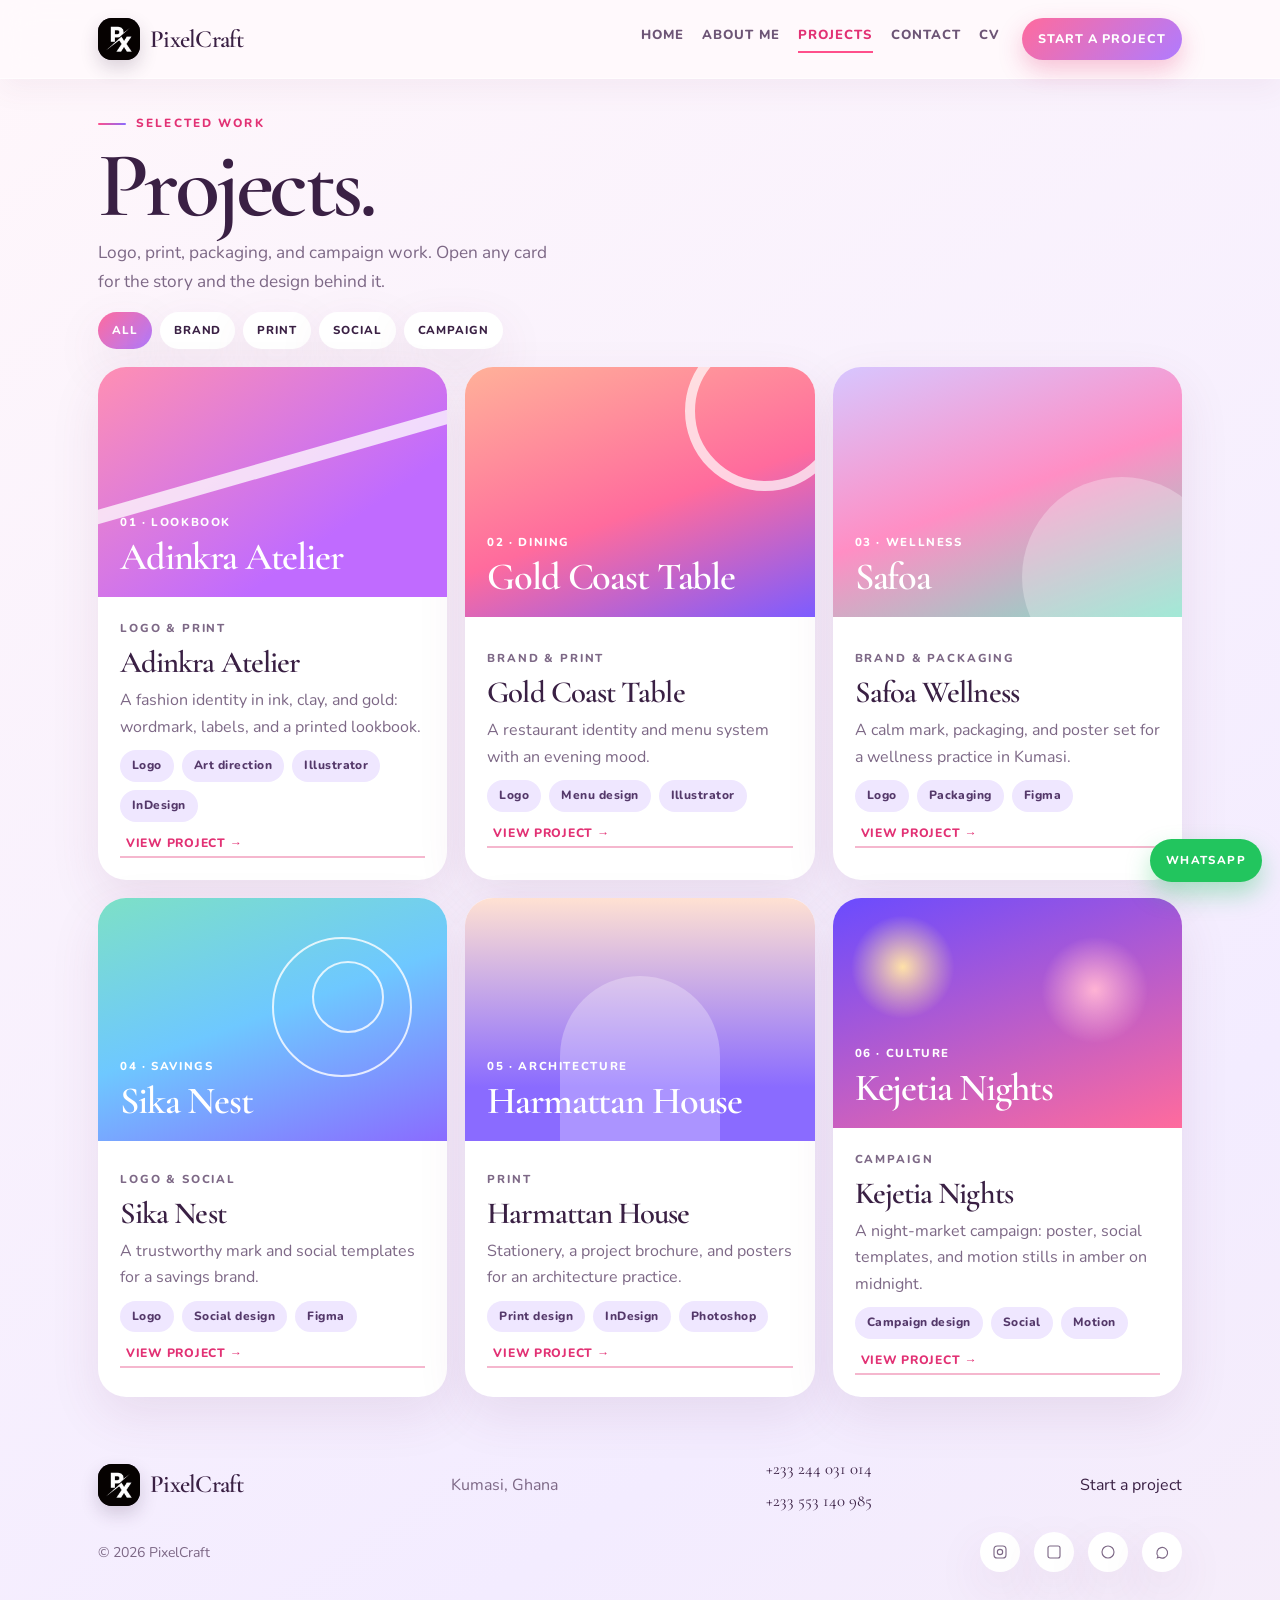
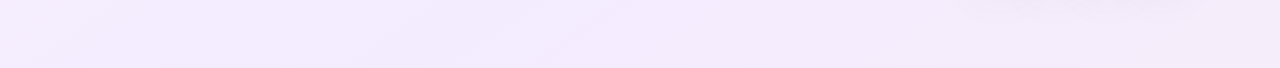
<file: projects.html>
<!DOCTYPE html>
<html lang="en">
<head>
  <meta charset="UTF-8">
  <meta name="viewport" content="width=device-width, initial-scale=1.0">
  <title>Projects — PixelCraft</title>
  <meta name="description" content="Selected logo, print, social, and campaign work by PixelCraft, a graphic designer in Kumasi.">
  <meta name="theme-color" content="#fff4f8">
  <link rel="icon" href="assets/logo.jpg">
  <link rel="preconnect" href="https://fonts.googleapis.com">
  <link rel="preconnect" href="https://fonts.gstatic.com" crossorigin>
  <link href="https://fonts.googleapis.com/css2?family=Cormorant+Garamond:ital,wght@0,500;0,600;0,700;1,500;1,600&family=Nunito:wght@400;600;700;800&display=swap" rel="stylesheet">
  <link rel="stylesheet" href="css/styles.css?v=6">
  <script>document.documentElement.classList.add("js");</script>
</head>
<body>
  <a class="skip" href="#main">Skip to content</a>
  <div class="nav-wrap" id="navWrap">
    <header class="nav">
      <a class="brand" href="index.html"><span class="brand-mark"><img src="assets/logo.jpg" alt=""></span><span class="brand-name">PixelCraft</span></a>
      <button class="nav-toggle" type="button" aria-expanded="false" aria-controls="nav-menu" aria-label="Open menu"><span></span><span></span></button>
      <div class="nav-panel" id="nav-menu">
        <nav class="nav-menu" aria-label="Primary">
          <a href="index.html">Home</a>
          <a href="about.html">About Me</a>
          <a class="is-active" href="projects.html" aria-current="page">Projects</a>
          <a href="contact.html">Contact</a>
          <a href="cv.html">CV</a>
        </nav>
        <a class="nav-cta" href="contact.html">Start a project</a>
      </div>
    </header>
  </div>
  <main id="main">
    <header class="page-hero">
      <p class="eyebrow"><i></i> Selected work</p>
      <h1>Projects.</h1>
      <p class="lead">Logo, print, packaging, and campaign work. Open any card for the story and the design behind it.</p>
    </header>
    <div class="filters" role="tablist" aria-label="Filter projects">
      <button class="filter-btn is-on" type="button" data-filter="all">All</button>
      <button class="filter-btn" type="button" data-filter="brand">Brand</button>
      <button class="filter-btn" type="button" data-filter="print">Print</button>
      <button class="filter-btn" type="button" data-filter="social">Social</button>
      <button class="filter-btn" type="button" data-filter="campaign">Campaign</button>
    </div>
    <div class="project-grid">
      <article class="project-card" id="adinkra" data-cat="brand print">
        <div class="cover cover-adinkra" aria-hidden="true"><em>01 · Lookbook</em><strong>Adinkra Atelier</strong><span class="slash"></span></div>
        <div class="project-body">
          <p class="kicker dark-kicker">Logo &amp; print</p>
          <h3>Adinkra Atelier</h3>
          <p>A fashion identity in ink, clay, and gold: wordmark, labels, and a printed lookbook.</p>
          <ul class="tech"><li>Logo</li><li>Art direction</li><li>Illustrator</li><li>InDesign</li></ul>
          <button class="text-btn project-open" type="button">View project →</button>
        </div>
        <div class="project-more"><p>A sharp wordmark, a clay-and-ink palette, garment labels, and a lookbook with generous type. The clothes stay the loudest thing in the frame.</p></div>
      </article>
      <article class="project-card" id="table" data-cat="brand print">
        <div class="cover cover-table" aria-hidden="true"><em>02 · Dining</em><strong>Gold Coast Table</strong><span class="blob"></span></div>
        <div class="project-body">
          <p class="kicker dark-kicker">Brand &amp; print</p>
          <h3>Gold Coast Table</h3>
          <p>A restaurant identity and menu system with an evening mood.</p>
          <ul class="tech"><li>Logo</li><li>Menu design</li><li>Illustrator</li></ul>
          <button class="text-btn project-open" type="button">View project →</button>
        </div>
        <div class="project-more"><p>Menu covers, a monogram, and table cards that put the dish, the hour, and the table first.</p></div>
      </article>
      <article class="project-card" id="safoa" data-cat="brand print">
        <div class="cover cover-safoa" aria-hidden="true"><em>03 · Wellness</em><strong>Safoa</strong><span class="blob"></span></div>
        <div class="project-body">
          <p class="kicker dark-kicker">Brand &amp; packaging</p>
          <h3>Safoa Wellness</h3>
          <p>A calm mark, packaging, and poster set for a wellness practice in Kumasi.</p>
          <ul class="tech"><li>Logo</li><li>Packaging</li><li>Figma</li></ul>
          <button class="text-btn project-open" type="button">View project →</button>
        </div>
        <div class="project-more"><p>Lilac, cream, and warm light move from the mark into labels and posters with one quiet sequence.</p></div>
      </article>
      <article class="project-card" id="sika" data-cat="brand social">
        <div class="cover cover-sika" aria-hidden="true"><em>04 · Savings</em><strong>Sika Nest</strong><span class="blob"></span><span class="ringlet"></span></div>
        <div class="project-body">
          <p class="kicker dark-kicker">Logo &amp; social</p>
          <h3>Sika Nest</h3>
          <p>A trustworthy mark and social templates for a savings brand.</p>
          <ul class="tech"><li>Logo</li><li>Social design</li><li>Figma</li></ul>
          <button class="text-btn project-open" type="button">View project →</button>
        </div>
        <div class="project-more"><p>The mark is easy to recognise, the colours feel steady, and the feed never shouts.</p></div>
      </article>
      <article class="project-card" id="house" data-cat="print brand">
        <div class="cover cover-house" aria-hidden="true"><em>05 · Architecture</em><strong>Harmattan House</strong><span class="blob"></span></div>
        <div class="project-body">
          <p class="kicker dark-kicker">Print</p>
          <h3>Harmattan House</h3>
          <p>Stationery, a project brochure, and posters for an architecture practice.</p>
          <ul class="tech"><li>Print design</li><li>InDesign</li><li>Photoshop</li></ul>
          <button class="text-btn project-open" type="button">View project →</button>
        </div>
        <div class="project-more"><p>Photography leads. A brochure and a quiet stationery set give the practice a considered look.</p></div>
      </article>
      <article class="project-card" id="nights" data-cat="campaign social">
        <div class="cover cover-nights" aria-hidden="true"><em>06 · Culture</em><strong>Kejetia Nights</strong></div>
        <div class="project-body">
          <p class="kicker dark-kicker">Campaign</p>
          <h3>Kejetia Nights</h3>
          <p>A night-market campaign: poster, social templates, and motion stills in amber on midnight.</p>
          <ul class="tech"><li>Campaign design</li><li>Social</li><li>Motion</li></ul>
          <button class="text-btn project-open" type="button">View project →</button>
        </div>
        <div class="project-more"><p>Made to be recognised at a glance on a phone, without losing the night-market feeling.</p></div>
      </article>
    </div>
    <p class="empty-note" id="filterEmpty" hidden>Nothing in this set. Try another filter.</p>
  </main>
  <footer class="site-footer">
    <div class="foot-row">
      <a class="brand" href="index.html"><span class="brand-mark"><img src="assets/logo.jpg" alt=""></span><span class="brand-name">PixelCraft</span></a>
      <p>Kumasi, Ghana</p>
      <div class="phones" style="font-size:1.05rem"><a href="tel:+233244031014">+233 244 031 014</a><a href="tel:+233553140985">+233 553 140 985</a></div>
      <a href="contact.html">Start a project</a>
    </div>
    <div class="foot-base"><span>© 2026 PixelCraft</span>
      <div class="socials">
        <a href="https://instagram.com/" aria-label="Instagram" target="_blank" rel="noopener"><svg viewBox="0 0 24 24" fill="none" stroke="currentColor" stroke-width="1.7"><rect x="3" y="3" width="18" height="18" rx="5"/><circle cx="12" cy="12" r="4"/></svg></a>
        <a href="https://www.linkedin.com/" aria-label="LinkedIn" target="_blank" rel="noopener"><svg viewBox="0 0 24 24" fill="none" stroke="currentColor" stroke-width="1.7"><rect x="3" y="3" width="18" height="18" rx="3"/></svg></a>
        <a href="https://www.behance.net/" aria-label="Behance" target="_blank" rel="noopener"><svg viewBox="0 0 24 24" fill="none" stroke="currentColor" stroke-width="1.7"><circle cx="12" cy="12" r="9"/></svg></a>
        <a href="https://wa.me/233244031014" aria-label="WhatsApp" target="_blank" rel="noopener"><svg viewBox="0 0 24 24" fill="none" stroke="currentColor" stroke-width="1.7"><path d="M6 18l-1 3 3.2-1A8 8 0 1 0 6 18z"/></svg></a>
      </div>
    </div>
  </footer>
  <a class="wa-float" href="https://wa.me/233244031014" target="_blank" rel="noopener">WhatsApp</a>
  <div class="modal" id="projectModal" hidden>
    <div class="modal-backdrop" data-close></div>
    <div class="modal-card" role="dialog" aria-modal="true" aria-labelledby="projectModalTitle">
      <button class="modal-x" type="button" data-close aria-label="Close">×</button>
      <div id="projectModalBody"></div>
    </div>
  </div>
  <script src="js/main.js"></script>
</body>
</html>
</file>
<file: css/styles.css>
:root {
  --bg: #fff5f8;
  --ink: #3a2044;
  --rose: #ff4f8b;
  --rose-deep: #e23174;
  --violet: #8a6bff;
  --peach: #ffe1d2;
  --mint: #d9f7ee;
  --lilac: #efe7ff;
  --paper: #ffffff;
  --muted: #7d6886;
  --line: rgba(90, 40, 90, 0.12);
  --serif: "Cormorant Garamond", "Times New Roman", serif;
  --sans: "Nunito", "Segoe UI", sans-serif;
  --shadow: 0 18px 50px rgba(120, 50, 100, 0.1);
  --pad: clamp(16px, 4vw, 48px);
}

*, *::before, *::after { box-sizing: border-box; }
html { scroll-behavior: smooth; overflow-x: clip; }
img, iframe, video { max-width: 100%; }
body {
  margin: 0;
  color: var(--ink);
  font-family: var(--sans);
  line-height: 1.65;
  font-size: 16px;
  background: linear-gradient(145deg, #fff7fb 0%, #f3ecff 42%, #fff1e8 100%);
  background-size: 180% 180%;
  animation: wash 18s ease-in-out infinite;
  overflow-x: clip;
}
main, .nav, .site-footer { width: min(1180px, 100%); margin-inline: auto; }
h1, h2, h3 { overflow-wrap: break-word; }
body.lock { overflow: hidden; }
img { max-width: 100%; display: block; }
a { color: inherit; text-decoration: none; }
button, input, textarea, select { font: inherit; color: inherit; }
button { cursor: pointer; background: none; border: 0; }
h1, h2, h3, p { margin: 0; }
ul, ol { margin: 0; padding: 0; list-style: none; }
::selection { background: #ffd0e2; color: #3a2044; }
:focus-visible { outline: 2px solid var(--rose); outline-offset: 3px; }

.skip {
  position: absolute;
  left: 16px;
  top: -48px;
  background: white;
  color: var(--ink);
  padding: 8px 12px;
  border-radius: 999px;
  z-index: 100;
}
.skip:focus { top: 12px; }

.nav-wrap {
  position: sticky;
  top: 0;
  z-index: 40;
  padding-top: env(safe-area-inset-top);
  background: rgba(255, 250, 252, 0.88);
  backdrop-filter: blur(16px);
  border-bottom: 1px solid rgba(255, 255, 255, 0.7);
  box-shadow: 0 10px 30px rgba(120, 50, 100, 0.06);
}
.nav-wrap.scrolled { background: rgba(255, 250, 252, 0.96); }
.nav {
  display: flex;
  align-items: center;
  flex-wrap: wrap;
  min-height: 78px;
  padding: 12px var(--pad);
  gap: 12px 22px;
}
.brand { display: inline-flex; align-items: center; gap: 10px; z-index: 50; }
.brand-mark {
  width: 42px;
  height: 42px;
  overflow: hidden;
  background: #1a1020;
  border-radius: 14px;
  flex: none;
  box-shadow: 0 8px 18px rgba(58, 32, 68, 0.18);
}
.brand-mark img { width: 100%; height: 100%; object-fit: cover; transform: scale(1.75); }
.brand-name {
  font-family: var(--serif);
  font-weight: 600;
  font-size: 1.55rem;
  letter-spacing: -0.03em;
}
.nav-toggle { display: none; }
.nav-panel { display: flex; align-items: center; gap: 22px; margin-left: auto; flex-wrap: wrap; }
.nav-menu { display: flex; gap: 18px; flex-wrap: wrap; }
.nav-menu a {
  font-size: 0.82rem;
  font-weight: 800;
  letter-spacing: 0.08em;
  text-transform: uppercase;
  color: #6d5576;
  padding-bottom: 4px;
  border-bottom: 2px solid transparent;
}
.nav-menu a:hover { color: var(--rose-deep); }
.nav-menu a.is-active { color: var(--rose-deep); border-bottom-color: var(--rose); }
.nav-cta {
  background: linear-gradient(135deg, #ff6b9d, #b07bff);
  color: white;
  border-radius: 999px;
  padding: 11px 16px;
  font-size: 0.78rem;
  font-weight: 800;
  letter-spacing: 0.08em;
  text-transform: uppercase;
  box-shadow: 0 10px 24px rgba(226, 49, 116, 0.28);
  transition: transform 0.25s ease, box-shadow 0.25s ease;
}
.nav-cta:hover { transform: translateY(-2px); box-shadow: 0 14px 28px rgba(176, 123, 255, 0.35); }

.stage {
  position: relative;
  display: grid;
  grid-template-columns: minmax(0, 1.05fr) minmax(280px, 0.85fr);
  gap: 36px;
  align-items: center;
  padding: 28px var(--pad) 36px;
  min-height: calc(100svh - 96px);
  overflow: hidden;
}
.stage::before,
.stage::after {
  content: "";
  position: absolute;
  border-radius: 50%;
  z-index: 0;
  filter: blur(2px);
  animation: drift 9s ease-in-out infinite;
}
.stage::before {
  width: 220px;
  height: 220px;
  background: radial-gradient(circle, #ffd0e6, transparent 70%);
  top: 120px;
  left: 4%;
}
.stage::after {
  width: 180px;
  height: 180px;
  background: radial-gradient(circle, #ddd4ff, transparent 70%);
  right: 6%;
  bottom: 40px;
  animation-delay: -4s;
}
.stage-copy, .stage-photo { position: relative; z-index: 1; }
.stage-copy {
  padding: 0;
  min-height: 0;
  display: flex;
  flex-direction: column;
  justify-content: center;
}
.stage-copy > * { position: relative; z-index: 1; }
.ghost {
  position: absolute;
  top: 8px;
  left: -6px;
  z-index: 0;
  font-family: var(--serif);
  font-weight: 600;
  font-size: clamp(5.2rem, 9vw, 7.4rem);
  line-height: 0.8;
  color: transparent;
  -webkit-text-stroke: 1.5px rgba(255, 79, 139, 0.22);
  pointer-events: none;
  user-select: none;
}
.eyebrow {
  display: inline-flex;
  align-items: center;
  gap: 10px;
  letter-spacing: 0.18em;
  text-transform: uppercase;
  font-size: 0.74rem;
  color: var(--rose-deep);
  font-weight: 800;
}
.eyebrow i {
  width: 28px;
  height: 2px;
  border-radius: 99px;
  background: linear-gradient(90deg, var(--rose), var(--violet));
  display: inline-block;
}
.stage h1 {
  font-family: var(--serif);
  font-weight: 600;
  font-size: clamp(2.7rem, 8vw, 6.2rem);
  line-height: 0.9;
  letter-spacing: -0.035em;
  margin: 14px 0 16px;
  max-width: 10ch;
}
.stage h1 em {
  font-style: italic;
  font-weight: 500;
  background: linear-gradient(120deg, #ff4f8b, #8a6bff);
  -webkit-background-clip: text;
  background-clip: text;
  color: transparent;
}
.dek, .lead { color: var(--muted); max-width: 46ch; }
.dek { font-size: 1.08rem; }
.stage-actions { display: flex; flex-wrap: wrap; gap: 14px 18px; align-items: center; margin: 26px 0 28px; }
.link-arrow, .btn {
  display: inline-flex;
  align-items: center;
  gap: 8px;
  background: linear-gradient(135deg, #ff6b9d, #c06bff);
  color: white;
  padding: 14px 20px;
  border-radius: 999px;
  font-weight: 800;
  letter-spacing: 0.06em;
  text-transform: uppercase;
  font-size: 0.76rem;
  box-shadow: 0 12px 26px rgba(226, 49, 116, 0.25);
  transition: transform 0.25s ease, box-shadow 0.25s ease;
}
.link-arrow:hover, .btn:hover { transform: translateY(-3px); box-shadow: 0 16px 30px rgba(138, 107, 255, 0.3); }
.text-link, .text-btn {
  display: inline-flex;
  align-items: center;
  gap: 8px;
  color: var(--rose-deep);
  font-weight: 800;
  letter-spacing: 0.06em;
  text-transform: uppercase;
  font-size: 0.76rem;
  border-bottom: 2px solid rgba(226, 49, 116, 0.35);
  padding-bottom: 3px;
}
.text-link:hover, .text-btn:hover { border-bottom-color: var(--violet); color: #6a45d6; }
.facts { display: grid; grid-template-columns: repeat(auto-fit, minmax(min(100%, 132px), 1fr)); gap: 10px; }
.facts li {
  background: rgba(255, 255, 255, 0.8);
  border-radius: 18px;
  padding: 12px 14px;
  min-width: 0;
  box-shadow: var(--shadow);
}
.facts b { display: block; font-family: var(--serif); font-size: 1.45rem; font-weight: 600; letter-spacing: -0.03em; }
.facts span { color: var(--muted); font-size: 0.82rem; }

.stage-photo {
  display: flex;
  flex-direction: column;
  gap: 14px;
  min-height: 0;
}
.stage-photo img {
  order: 1;
  width: 100%;
  height: min(72vh, 680px);
  min-height: 460px;
  object-fit: cover;
  object-position: center 12%;
  border-radius: 220px 220px 36px 36px;
  box-shadow: 0 30px 70px rgba(180, 70, 130, 0.22);
  animation: floaty 7s ease-in-out infinite;
}
.stage-photo figcaption {
  order: 0;
  align-self: flex-start;
  writing-mode: horizontal-tb;
  transform: none;
  background: white;
  color: var(--rose-deep);
  border-radius: 999px;
  padding: 8px 14px;
  letter-spacing: 0.12em;
  text-transform: uppercase;
  font-size: 0.68rem;
  font-weight: 800;
  box-shadow: var(--shadow);
}
.photo-index {
  order: 2;
  position: static;
  display: flex;
  flex-wrap: wrap;
  gap: 8px;
  text-align: left;
}
.photo-index a {
  background: white;
  color: var(--ink);
  border-radius: 999px;
  padding: 8px 12px;
  font-size: 0.75rem;
  letter-spacing: 0.08em;
  text-transform: uppercase;
  font-weight: 800;
  box-shadow: var(--shadow);
  text-shadow: none;
  transition: transform 0.25s ease;
}
.photo-index a:hover { transform: translateY(-3px); }
.photo-index a span { color: var(--rose-deep); font-family: var(--serif); font-size: 1rem; letter-spacing: 0; margin-right: 4px; }

.band {
  display: grid;
  grid-template-columns: repeat(auto-fit, minmax(min(100%, 230px), 1fr));
  gap: 16px;
  padding: 10px var(--pad) 20px;
  border: 0;
}
.band a {
  min-height: 210px;
  padding: 26px 24px;
  border: 0;
  border-radius: 28px;
  background: white;
  box-shadow: var(--shadow);
  display: flex;
  flex-direction: column;
  justify-content: space-between;
  transition: transform 0.3s ease, box-shadow 0.3s ease;
}
.band a:nth-child(1) { background: linear-gradient(180deg, #fff, #ffe8f1); }
.band a:nth-child(2) { background: linear-gradient(180deg, #fff, #efe7ff); }
.band a:nth-child(3) { background: linear-gradient(180deg, #fff, #e7fbf4); }
.band a:hover { transform: translateY(-8px); box-shadow: 0 24px 40px rgba(120, 50, 100, 0.14); }
.band em { font-family: var(--serif); font-style: italic; font-size: 1.4rem; color: var(--rose-deep); }
.band h3 { font-family: var(--serif); font-weight: 600; font-size: 2.2rem; letter-spacing: -0.03em; margin: 8px 0; }
.band p { color: var(--muted); max-width: 32ch; }

.paper { background: transparent; color: var(--ink); }
.section {
  margin: clamp(12px, 3vw, 28px);
  padding: clamp(22px, 4vw, 48px) clamp(16px, 3vw, 36px);
  background: white;
  border-radius: 36px;
  box-shadow: var(--shadow);
}
.section-head {
  display: grid;
  grid-template-columns: 0.8fr 1.2fr;
  gap: 24px;
  align-items: end;
  margin-bottom: 28px;
}
.section-head h2, .paper h2, .block h2, .work-head h2, .closing h2, .form-card h2, .path h2 {
  font-family: var(--serif);
  font-weight: 600;
  letter-spacing: -0.03em;
  line-height: 0.95;
}
.section-head h2, .work-head h2 { font-size: clamp(2.6rem, 4.4vw, 4.2rem); }
.kicker, .dark-kicker {
  letter-spacing: 0.16em;
  text-transform: uppercase;
  font-size: 0.72rem;
  font-weight: 800;
  color: var(--rose-deep);
}
.section-head p { color: var(--muted); max-width: 42ch; }

.skills { display: grid; grid-template-columns: repeat(auto-fit, minmax(min(100%, 260px), 1fr)); gap: 14px; }
.skill {
  padding: 16px 16px 14px;
  border: 0;
  border-radius: 22px;
  background: linear-gradient(180deg, #fff, #fff7fb);
  box-shadow: inset 0 0 0 1px rgba(255, 79, 139, 0.12);
}
.skill-top { display: grid; grid-template-columns: 52px 1fr; gap: 10px; align-items: center; }
.skill h3 { font-family: var(--serif); font-size: 1.55rem; font-weight: 600; letter-spacing: -0.03em; }
.skill p { color: var(--muted); font-size: 0.92rem; }
.skill strong { font-family: var(--serif); font-size: 1.5rem; color: var(--rose-deep); }
.bar { margin-top: 12px; height: 8px; border-radius: 99px; background: #f3e4ee; overflow: hidden; }
.bar i {
  display: block;
  height: 100%;
  width: 0;
  border-radius: 99px;
  background: linear-gradient(90deg, #ff6b9d, #8a6bff);
  transition: width 1.15s cubic-bezier(0.2, 0.7, 0.2, 1);
}
.skill.ready .bar i { width: calc(var(--p) * 1%); }
.tools { display: flex; flex-wrap: wrap; gap: 8px; margin-top: 18px; }
.tools span, .tech li {
  background: var(--lilac);
  color: #54386a;
  border: 0;
  border-radius: 999px;
  padding: 6px 12px;
  font-size: 0.75rem;
  font-weight: 800;
  letter-spacing: 0.04em;
}

.work { padding: 28px 0 10px; }
.work-head {
  padding: 10px var(--pad) 18px;
  display: flex;
  justify-content: space-between;
  gap: 20px;
  align-items: end;
}
.work-head p { color: var(--muted); max-width: 32ch; }
.work > p { padding: 6px var(--pad) 28px; }
.project-list, .project-grid { display: grid; }
.project-card {
  display: grid;
  grid-template-columns: minmax(220px, 340px) 1fr;
  gap: 0;
  align-items: stretch;
  margin: 0 var(--pad) 18px;
  background: white;
  border-radius: 28px;
  overflow: hidden;
  box-shadow: var(--shadow);
  cursor: pointer;
  border: 0;
  transition: transform 0.3s ease, box-shadow 0.3s ease;
}
.project-card:hover { transform: translateY(-6px); box-shadow: 0 24px 48px rgba(120, 50, 100, 0.16); }
.project-grid {
  grid-template-columns: repeat(auto-fit, minmax(min(100%, 280px), 1fr));
  gap: 18px;
  padding: 18px var(--pad) 48px;
}
.project-grid .project-card {
  grid-template-columns: 1fr;
  margin: 0;
  border-right: 0;
}
.project-card[hidden] { display: none !important; }
.cover {
  min-height: 240px;
  position: relative;
  overflow: hidden;
  color: white;
  display: flex;
  flex-direction: column;
  justify-content: flex-end;
  padding: 22px;
}
.project-grid .cover { min-height: 230px; border-radius: 0; }
.cover strong {
  font-family: var(--serif);
  font-weight: 600;
  font-size: clamp(2.1rem, 3vw, 3.2rem);
  letter-spacing: -0.03em;
  line-height: 0.92;
  position: relative;
  z-index: 1;
}
.cover em {
  position: relative;
  z-index: 1;
  font-style: normal;
  letter-spacing: 0.14em;
  text-transform: uppercase;
  font-size: 0.72rem;
  font-weight: 800;
  margin-bottom: 8px;
}
.cover .slash, .cover .blob, .cover .ringlet { position: absolute; pointer-events: none; }
.cover-adinkra { background: linear-gradient(145deg, #ff8fb3, #c06bff 70%); }
.cover-adinkra .slash { width: 140%; height: 14px; background: rgba(255,255,255,0.75); top: 36%; left: -10%; transform: rotate(-16deg); border-radius: 99px; }
.cover-table { background: linear-gradient(160deg, #ffb199, #ff6b9d 55%, #7d5cff); }
.cover-table .blob { width: 160px; height: 160px; border: 10px solid rgba(255,255,255,0.7); border-radius: 50%; right: -30px; top: -36px; }
.cover-safoa { background: linear-gradient(160deg, #d7c6ff, #ff8ec4 50%, #7de0c6); }
.cover-safoa .blob { width: 200px; height: 200px; border-radius: 50%; background: rgba(255,255,255,0.28); right: -40px; bottom: -60px; }
.cover-sika { background: linear-gradient(160deg, #7de0c6, #6ec8ff 48%, #8a6bff); }
.cover-sika .ringlet, .cover-sika .blob { border: 2px solid rgba(255,255,255,0.8); border-radius: 50%; }
.cover-sika .blob { width: 140px; height: 140px; right: 10%; top: 16%; }
.cover-sika .ringlet { width: 72px; height: 72px; right: 18%; top: 26%; }
.cover-house { background: linear-gradient(180deg, #ffe1d2, #8a6bff 78%); }
.cover-house .blob { width: 46%; height: 68%; left: 27%; bottom: 0; background: rgba(255,255,255,0.28); border-radius: 200px 200px 0 0; }
.cover-house strong, .cover-house em { color: white; }
.cover-nights {
  background:
    radial-gradient(circle at 20% 30%, #ffe1a8, transparent 16%),
    radial-gradient(circle at 75% 40%, #ffb3d4, transparent 18%),
    linear-gradient(160deg, #6a4bff, #ff6b9d);
}
.project-body { display: flex; flex-direction: column; justify-content: center; gap: 10px; padding: 22px; }
.project-body h3 { font-family: var(--serif); font-size: clamp(1.8rem, 2.4vw, 2.5rem); font-weight: 600; letter-spacing: -0.03em; line-height: 0.95; }
.project-body > p { color: var(--muted); }
.tech { display: flex; flex-wrap: wrap; gap: 8px; }
.project-more { display: none; }
.filters { display: flex; flex-wrap: wrap; gap: 8px; padding: 8px var(--pad) 0; }
.filter-btn {
  border: 0;
  background: white;
  color: var(--ink);
  padding: 9px 14px;
  border-radius: 999px;
  letter-spacing: 0.08em;
  text-transform: uppercase;
  font-size: 0.72rem;
  font-weight: 800;
  box-shadow: var(--shadow);
}
.filter-btn.is-on { background: linear-gradient(135deg, #ff6b9d, #b07bff); color: white; }
.empty-note { color: var(--muted); padding: 20px var(--pad); }
.page-hero { padding: 28px var(--pad) 8px; }
.page-hero h1, .about-copy h1 {
  font-family: var(--serif);
  font-weight: 600;
  font-size: clamp(2.5rem, 8vw, 5.8rem);
  letter-spacing: -0.04em;
  line-height: 0.9;
  max-width: 14ch;
  margin: 10px 0 12px;
}
.page-hero .lead { font-size: 1.08rem; }

.path { padding: 36px var(--pad) 20px; }
.path-grid { display: grid; grid-template-columns: 0.7fr 1.3fr; gap: 30px; align-items: start; }
.timeline {
  display: grid;
  grid-template-columns: 1fr;
  gap: 0;
  position: relative;
  padding-left: 8px;
}
.timeline li {
  position: relative;
  border: 0;
  padding: 0 0 22px 28px;
}
.timeline li::before {
  content: "";
  position: absolute;
  left: 0;
  top: 8px;
  width: 14px;
  height: 14px;
  border-radius: 50%;
  background: white;
  border: 3px solid var(--rose);
  box-shadow: 0 0 0 4px rgba(255, 79, 139, 0.15);
}
.timeline li::after {
  content: "";
  position: absolute;
  left: 6px;
  top: 24px;
  bottom: 0;
  width: 2px;
  background: linear-gradient(#ff8ab3, #c6b4ff);
}
.timeline li:last-child::after { display: none; }
.when { color: var(--rose-deep); letter-spacing: 0.12em; text-transform: uppercase; font-size: 0.7rem; font-weight: 800; }
.timeline h3 { font-family: var(--serif); font-size: 1.7rem; font-weight: 600; margin: 4px 0; letter-spacing: -0.03em; }
.where { font-weight: 800; margin-bottom: 4px; }
.timeline p { color: var(--muted); }

.quote {
  margin: 20px var(--pad) 28px;
  padding: 36px 32px;
  border: 0;
  border-radius: 32px;
  background: linear-gradient(135deg, #fff, #ffe8f3 40%, #efe7ff);
  box-shadow: var(--shadow);
}
.quote blockquote {
  margin: 0;
  font-family: var(--serif);
  font-weight: 500;
  font-style: italic;
  font-size: clamp(2rem, 4vw, 3.4rem);
  line-height: 1.08;
  letter-spacing: -0.03em;
  max-width: 18ch;
}
.quote figcaption { margin-top: 14px; letter-spacing: 0.14em; text-transform: uppercase; font-size: 0.75rem; font-weight: 800; color: var(--rose-deep); }

.closing {
  display: grid;
  grid-template-columns: 1.3fr 0.7fr;
  gap: 20px;
  margin: 10px var(--pad) 48px;
  padding: 42px 36px;
  align-items: end;
  border-radius: 36px;
  background: linear-gradient(135deg, #ff6b9d, #b07bff 58%, #7c6cff);
  color: white;
  box-shadow: 0 24px 50px rgba(176, 80, 160, 0.28);
}
.closing h2 { font-size: clamp(2.2rem, 6vw, 4.6rem); }
.closing .eyebrow, .closing .lead, .closing .phones a { color: white; }
.closing .eyebrow i { background: white; }
.closing .link-arrow { background: white; color: var(--rose-deep); box-shadow: none; }
.phones { display: grid; gap: 4px; font-family: var(--serif); font-size: clamp(1.25rem, 4vw, 1.7rem); }
.phones a { transition: opacity 0.2s ease; }
.phones a:hover { opacity: 0.75; }

.site-footer { padding: 10px var(--pad) calc(96px + env(safe-area-inset-bottom)); }
.foot-row, .foot-base { display: flex; justify-content: space-between; gap: 18px; align-items: center; flex-wrap: wrap; }
.foot-brand, .foot-links a, .site-footer p { color: var(--muted); }
.foot-brand { max-width: 36ch; margin: 8px 0 0; }
.foot-links, .socials { display: flex; gap: 14px; flex-wrap: wrap; align-items: center; }
.socials a {
  width: 40px;
  height: 40px;
  border-radius: 50%;
  background: white;
  display: grid;
  place-items: center;
  box-shadow: var(--shadow);
  transition: transform 0.25s ease, background 0.25s ease, color 0.25s ease;
}
.socials a:hover { transform: translateY(-3px); background: linear-gradient(135deg, #ff6b9d, #b07bff); color: white; }
.socials svg { width: 16px; height: 16px; }
.foot-base { margin-top: 18px; color: var(--muted); font-size: 0.88rem; }

.wa-float {
  position: fixed;
  right: calc(18px + env(safe-area-inset-right));
  bottom: calc(18px + env(safe-area-inset-bottom));
  left: auto;
  top: auto;
  z-index: 30;
  writing-mode: horizontal-tb;
  transform: none;
  background: #22c55e;
  color: white;
  padding: 12px 16px;
  border-radius: 999px;
  letter-spacing: 0.12em;
  text-transform: uppercase;
  font-size: 0.72rem;
  font-weight: 800;
  box-shadow: 0 12px 24px rgba(34, 197, 94, 0.35);
  animation: pulse 2.4s ease-out infinite;
}

.about-spread {
  display: grid;
  grid-template-columns: 0.82fr 1.18fr;
  gap: 28px;
  align-items: center;
  padding: 28px var(--pad) 30px;
  min-height: 0;
}
.about-photo { position: relative; min-height: 0; }
.about-photo img {
  width: 100%;
  height: min(78vh, 720px);
  min-height: 460px;
  object-fit: cover;
  object-position: center 14%;
  border-radius: 200px 200px 36px 36px;
  box-shadow: 0 30px 70px rgba(180, 70, 130, 0.2);
}
.about-photo figcaption {
  position: absolute;
  left: 16px;
  bottom: 20px;
  background: white;
  color: var(--rose-deep);
  padding: 8px 12px;
  border-radius: 999px;
  letter-spacing: 0.1em;
  text-transform: uppercase;
  font-size: 0.7rem;
  font-weight: 800;
}
.about-copy { padding: 10px 10px 10px 8px; }
.about-copy .lead + .lead { margin-top: 12px; }
.meta-row { display: flex; flex-wrap: wrap; gap: 8px; margin: 18px 0; }
.meta-row span {
  background: white;
  color: var(--rose-deep);
  border-radius: 999px;
  padding: 8px 12px;
  letter-spacing: 0.06em;
  text-transform: uppercase;
  font-size: 0.72rem;
  font-weight: 800;
  box-shadow: var(--shadow);
}
.principles { display: grid; grid-template-columns: repeat(auto-fit, minmax(min(100%, 220px), 1fr)); gap: 14px; padding: 8px var(--pad) 10px; }
.principle {
  background: white;
  border-radius: 28px;
  padding: 24px;
  min-height: 210px;
  box-shadow: var(--shadow);
  border: 0;
}
.principle span { font-family: var(--serif); font-style: italic; color: var(--rose-deep); font-size: 1.6rem; }
.principle h3 { font-family: var(--serif); font-size: 2rem; font-weight: 600; margin: 16px 0 8px; letter-spacing: -0.03em; }
.principle p { color: var(--muted); }

.contact-layout {
  display: grid;
  grid-template-columns: 0.8fr 1.2fr;
  gap: 22px;
  padding: 16px var(--pad) 70px;
}
.contact-side, .form-card {
  background: white;
  border-radius: 32px;
  padding: 28px;
  box-shadow: var(--shadow);
}
.contact-side a.big, .contact-side p.big {
  display: block;
  font-family: var(--serif);
  font-size: clamp(1.7rem, 2vw, 2.2rem);
  letter-spacing: -0.03em;
  margin: 4px 0;
}
.contact-side .label {
  margin-top: 16px;
  letter-spacing: 0.16em;
  text-transform: uppercase;
  font-size: 0.7rem;
  font-weight: 800;
  color: var(--rose-deep);
}
.form-card h2 { font-size: clamp(2.2rem, 6vw, 3rem); margin-bottom: 8px; }
.form-card > p { color: var(--muted); margin-bottom: 16px; }
.form-grid { display: grid; grid-template-columns: 1fr 1fr; gap: 16px 18px; }
.field { display: grid; gap: 6px; }
.field.wide { grid-column: 1 / -1; }
.field span { letter-spacing: 0.1em; text-transform: uppercase; font-size: 0.7rem; font-weight: 800; color: #8a5b98; }
.field select { color-scheme: light; }
.field input, .field textarea, .field select {
  width: 100%;
  max-width: 100%;
  font-size: 16px;
  background: #fff7fb;
  border: 1px solid rgba(255, 79, 139, 0.18);
  border-radius: 16px;
  padding: 12px 14px;
  outline: none;
}
.field textarea { min-height: 130px; resize: vertical; }
.field input:focus, .field textarea:focus, .field select:focus { border-color: var(--violet); background: white; }
.field.has-error input, .field.has-error textarea, .field.has-error select { border-color: #e11d48; }
.err { min-height: 1em; color: #e11d48; font-size: 0.78rem; }
.count { color: var(--muted); font-size: 0.78rem; }
.hp { position: absolute; left: -9999px; height: 0; overflow: hidden; }
.chip {
  display: inline-block;
  margin: 0 0 12px;
  color: var(--rose-deep);
  background: var(--peach);
  border-radius: 999px;
  padding: 6px 12px;
  letter-spacing: 0.06em;
  text-transform: uppercase;
  font-size: 0.75rem;
  font-weight: 800;
}
.chip[hidden], form[hidden], .form-success[hidden] { display: none !important; }
.form-success h3 { font-family: var(--serif); font-size: clamp(2.2rem, 6vw, 3rem); font-weight: 600; margin: 8px 0; }
.form-success p { color: var(--muted); margin-bottom: 16px; }
.map-note { margin-top: 18px; color: var(--muted); }
.map-card { margin-top: 16px; border-radius: 20px; overflow: hidden; border: 1px solid var(--line); }
.map-card iframe { width: 100%; height: 220px; border: 0; }

.modal[hidden] { display: none !important; }
.modal { position: fixed; inset: 0; z-index: 80; display: grid; place-items: center; padding: 20px; }
.modal-backdrop { position: absolute; inset: 0; background: rgba(58, 32, 68, 0.45); backdrop-filter: blur(6px); }
.modal-card {
  position: relative;
  z-index: 1;
  width: min(920px, 100%);
  max-height: 88vh;
  overflow: auto;
  background: white;
  color: var(--ink);
  border-radius: 28px;
  box-shadow: 0 30px 80px rgba(58, 32, 68, 0.25);
  padding: 18px;
}
.modal-x {
  position: absolute;
  right: 12px;
  top: 12px;
  width: 36px;
  height: 36px;
  border-radius: 50%;
  background: var(--lilac);
  color: var(--ink);
  z-index: 2;
  font-size: 1.2rem;
}
.story-grid, .modal-project { display: grid; grid-template-columns: 0.8fr 1.2fr; gap: 18px; }
.story-grid img { width: 100%; height: 100%; object-fit: cover; min-height: 280px; border-radius: 22px; }
.modal-copy, .story-copy { display: grid; align-content: center; gap: 12px; padding: 8px 18px 8px 4px; }
.modal-copy h3, .story-copy h3 { font-family: var(--serif); font-size: clamp(2rem, 4vw, 3rem); font-weight: 600; letter-spacing: -0.03em; line-height: 0.95; }
.modal-copy p, .story-copy p { color: var(--muted); }
.modal-cover { min-height: 100%; border-radius: 22px; }
.modal-copy .tech li, .story-copy .tech li { background: var(--lilac); color: #54386a; }

.cv-top { display: flex; justify-content: space-between; gap: 16px; align-items: center; flex-wrap: wrap; padding: 24px var(--pad) 16px; }
.cv-top p { color: var(--muted); max-width: 46ch; }
.cv-sheet {
  width: min(980px, calc(100% - var(--pad) * 2));
  margin: 0 auto 60px;
  background: white;
  color: var(--ink);
  display: grid;
  grid-template-columns: 280px 1fr;
  border-radius: 28px;
  overflow: hidden;
  box-shadow: var(--shadow);
}
.cv-side { padding: 28px 22px; background: linear-gradient(180deg, #fff5f9, #f4edff); }
.cv-side .brand-name { color: var(--ink); }
.cv-photo { width: 100%; aspect-ratio: 4/5; object-fit: cover; object-position: center 16%; margin: 16px 0; border-radius: 160px 160px 20px 20px; }
.cv-side h2 { font-family: var(--serif); font-weight: 600; font-size: 2rem; letter-spacing: -0.03em; line-height: 1; }
.cv-side p, .cv-side a { color: #6d5576; }
.cv-block { margin-top: 18px; display: grid; gap: 4px; }
.cv-block h3 { letter-spacing: 0.16em; text-transform: uppercase; font-size: 0.7rem; color: var(--rose-deep); }
.cv-main { padding: 32px; }
.cv-main h2 { font-family: var(--serif); font-size: 1.8rem; font-weight: 600; margin: 16px 0 8px; letter-spacing: -0.03em; }
.cv-main li { margin-bottom: 8px; }

.js .reveal { opacity: 0; transform: translateY(16px); transition: 0.7s ease; }
.js .reveal.in { opacity: 1; transform: none; }

@keyframes wash {
  0%, 100% { background-position: 0% 40%; }
  50% { background-position: 100% 60%; }
}
@keyframes floaty {
  0%, 100% { transform: translateY(0); }
  50% { transform: translateY(-12px); }
}
@keyframes drift {
  0%, 100% { transform: translateY(0) scale(1); }
  50% { transform: translateY(-16px) scale(1.06); }
}
@keyframes pulse {
  0% { box-shadow: 0 0 0 0 rgba(34, 197, 94, 0.45); }
  70% { box-shadow: 0 0 0 14px rgba(34, 197, 94, 0); }
  100% { box-shadow: 0 0 0 0 rgba(34, 197, 94, 0); }
}

@media (max-width: 1100px) {
  .stage, .about-spread, .section-head, .path-grid, .contact-layout, .closing, .cv-sheet {
    grid-template-columns: 1fr;
  }
  .stage, .about-spread { min-height: 0; padding-top: 20px; }
  .stage-photo img, .about-photo img { min-height: 0; height: auto; aspect-ratio: 4 / 5; max-height: 78vh; }
  .project-card { grid-template-columns: 1fr; }
  .nav-panel { max-width: 100%; }
}

@media (max-width: 760px) {
  .nav-panel { width: 100%; margin-left: 0; justify-content: flex-start; gap: 8px; }
  .nav-menu { width: 100%; gap: 8px; }
  .nav-menu a {
    font-size: 0.72rem;
    letter-spacing: 0.04em;
    padding: 8px 11px;
    border-radius: 999px;
    background: white;
    border-bottom-color: transparent;
  }
  .nav-menu a.is-active { background: #ffe4ef; color: var(--rose-deep); }
  .nav-cta { padding: 10px 14px; }
  .stage h1, .page-hero h1, .about-copy h1 { max-width: none; }
  .ghost { font-size: clamp(3.4rem, 18vw, 5rem); top: 0; left: 0; }
  .stage-photo img, .about-photo img { border-radius: 120px 120px 24px 24px; max-height: 68vh; }
  .stage-actions .link-arrow, .form-card .btn, .cv-top .btn { width: 100%; justify-content: center; }
  .quote, .closing, .contact-side, .form-card { padding: 22px 16px; }
  .story-grid, .modal-project { grid-template-columns: 1fr; }
  .modal { padding: 12px; }
  .modal-card { border-radius: 20px; padding: 14px; }
  .modal-copy, .story-copy { padding: 8px 4px 4px; }
  .cover { min-height: 180px; }
  .form-grid { grid-template-columns: 1fr; }
  .cv-main, .cv-side { padding: 22px 16px; }
  .wa-float { padding: 12px 14px; }
}

@media (max-width: 420px) {
  .brand-name { font-size: 1.3rem; }
  .facts { grid-template-columns: 1fr 1fr; }
  .section-head h2, .work-head h2 { font-size: clamp(2rem, 10vw, 2.8rem); }
  .band h3, .principle h3 { font-size: 1.7rem; }
  .stage-photo figcaption { letter-spacing: 0.06em; }
}

@media (prefers-reduced-motion: reduce) {
  *, *::before, *::after { animation: none !important; transition: none !important; scroll-behavior: auto !important; }
}
@media print {
  .nav-wrap, .wa-float, .no-print { display: none !important; }
  body { background: white; color: black; animation: none; }
  .js .reveal { opacity: 1 !important; transform: none !important; }
  .cv-sheet { width: 100%; margin: 0; box-shadow: none; border-radius: 0; }
}
</file>
